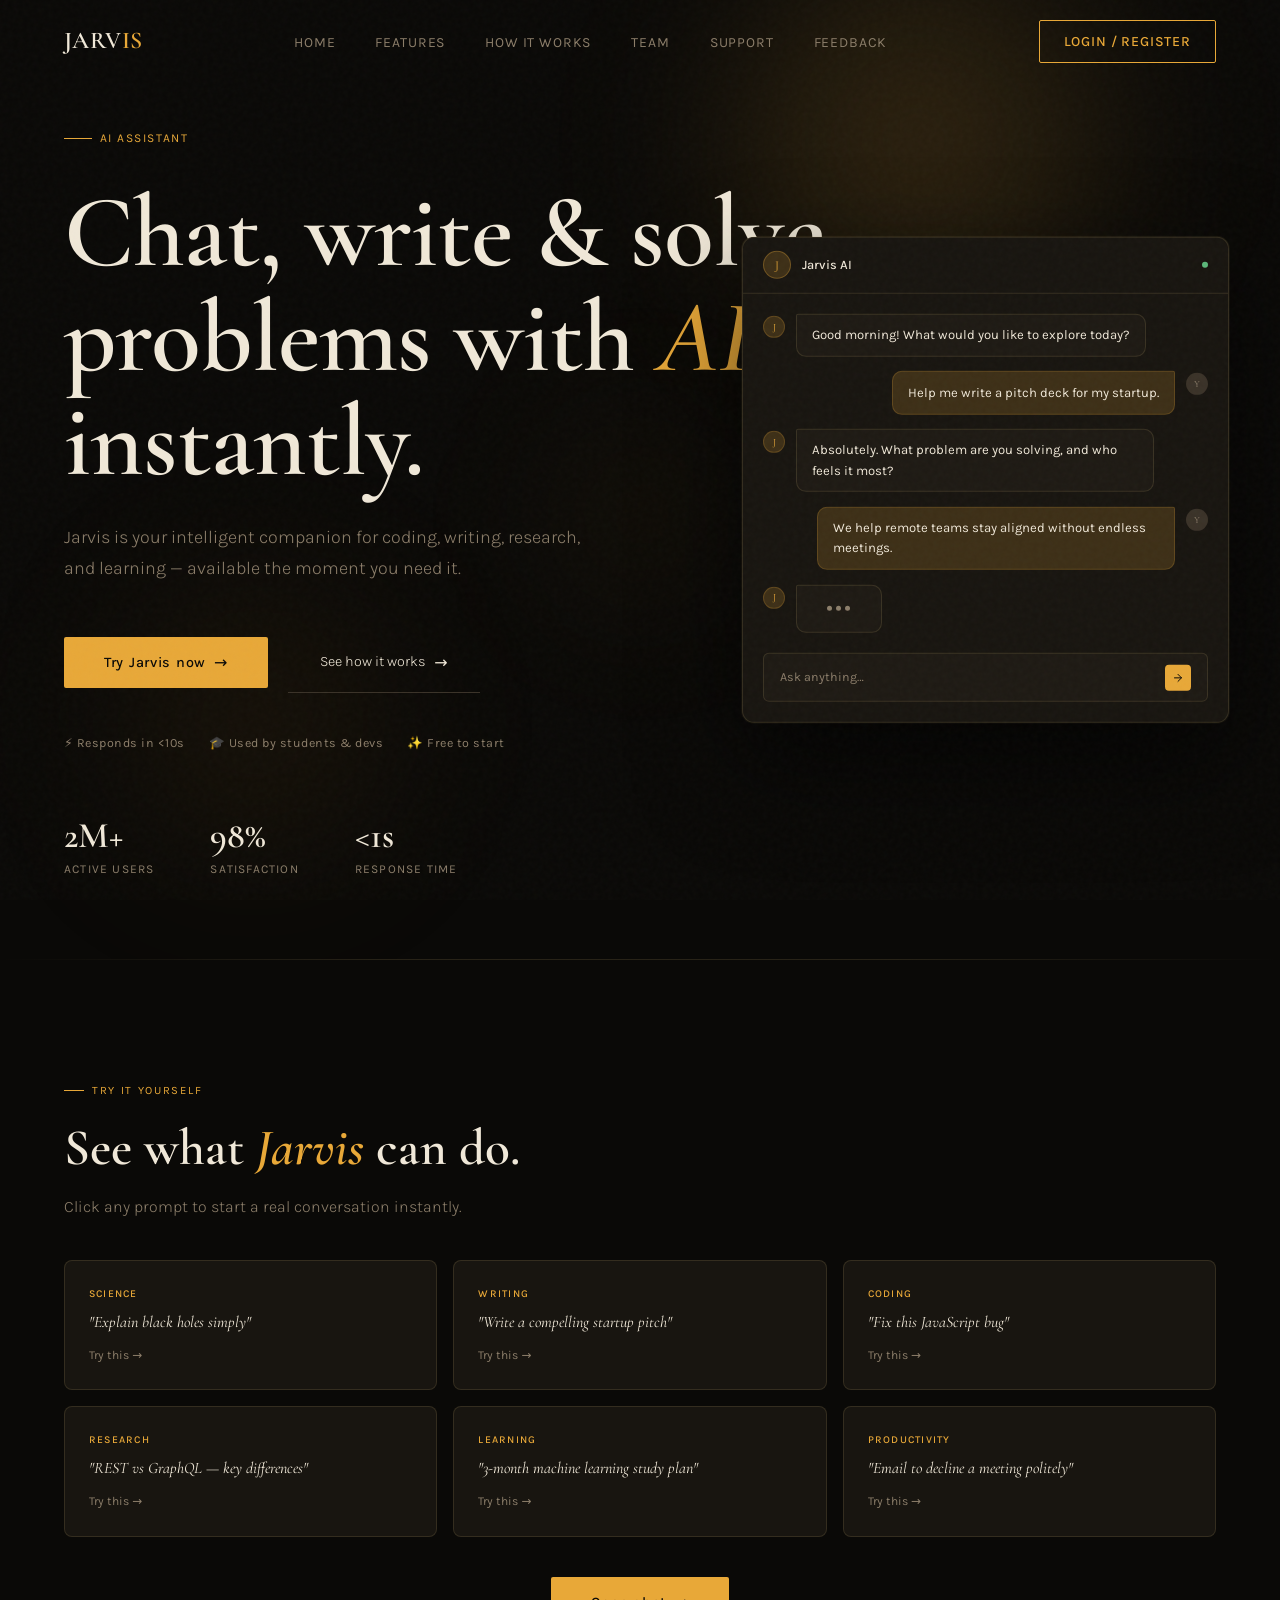
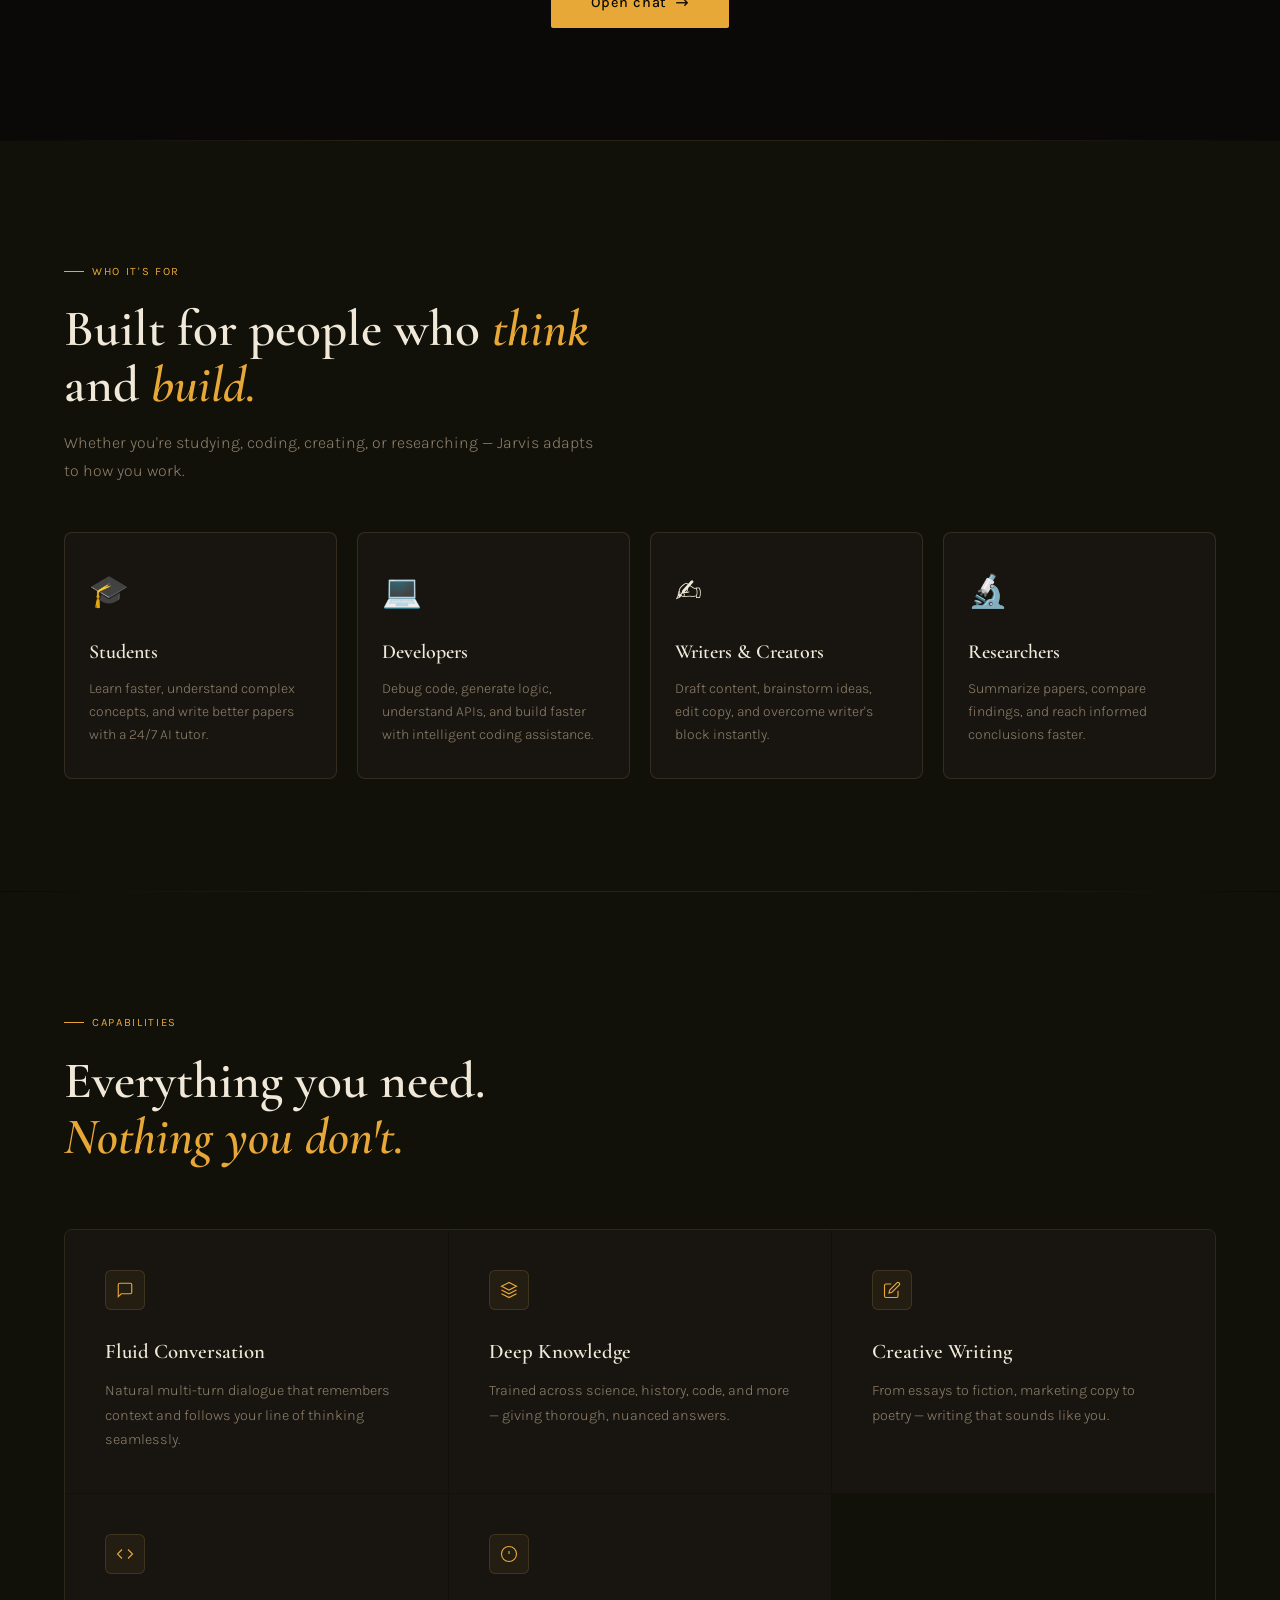
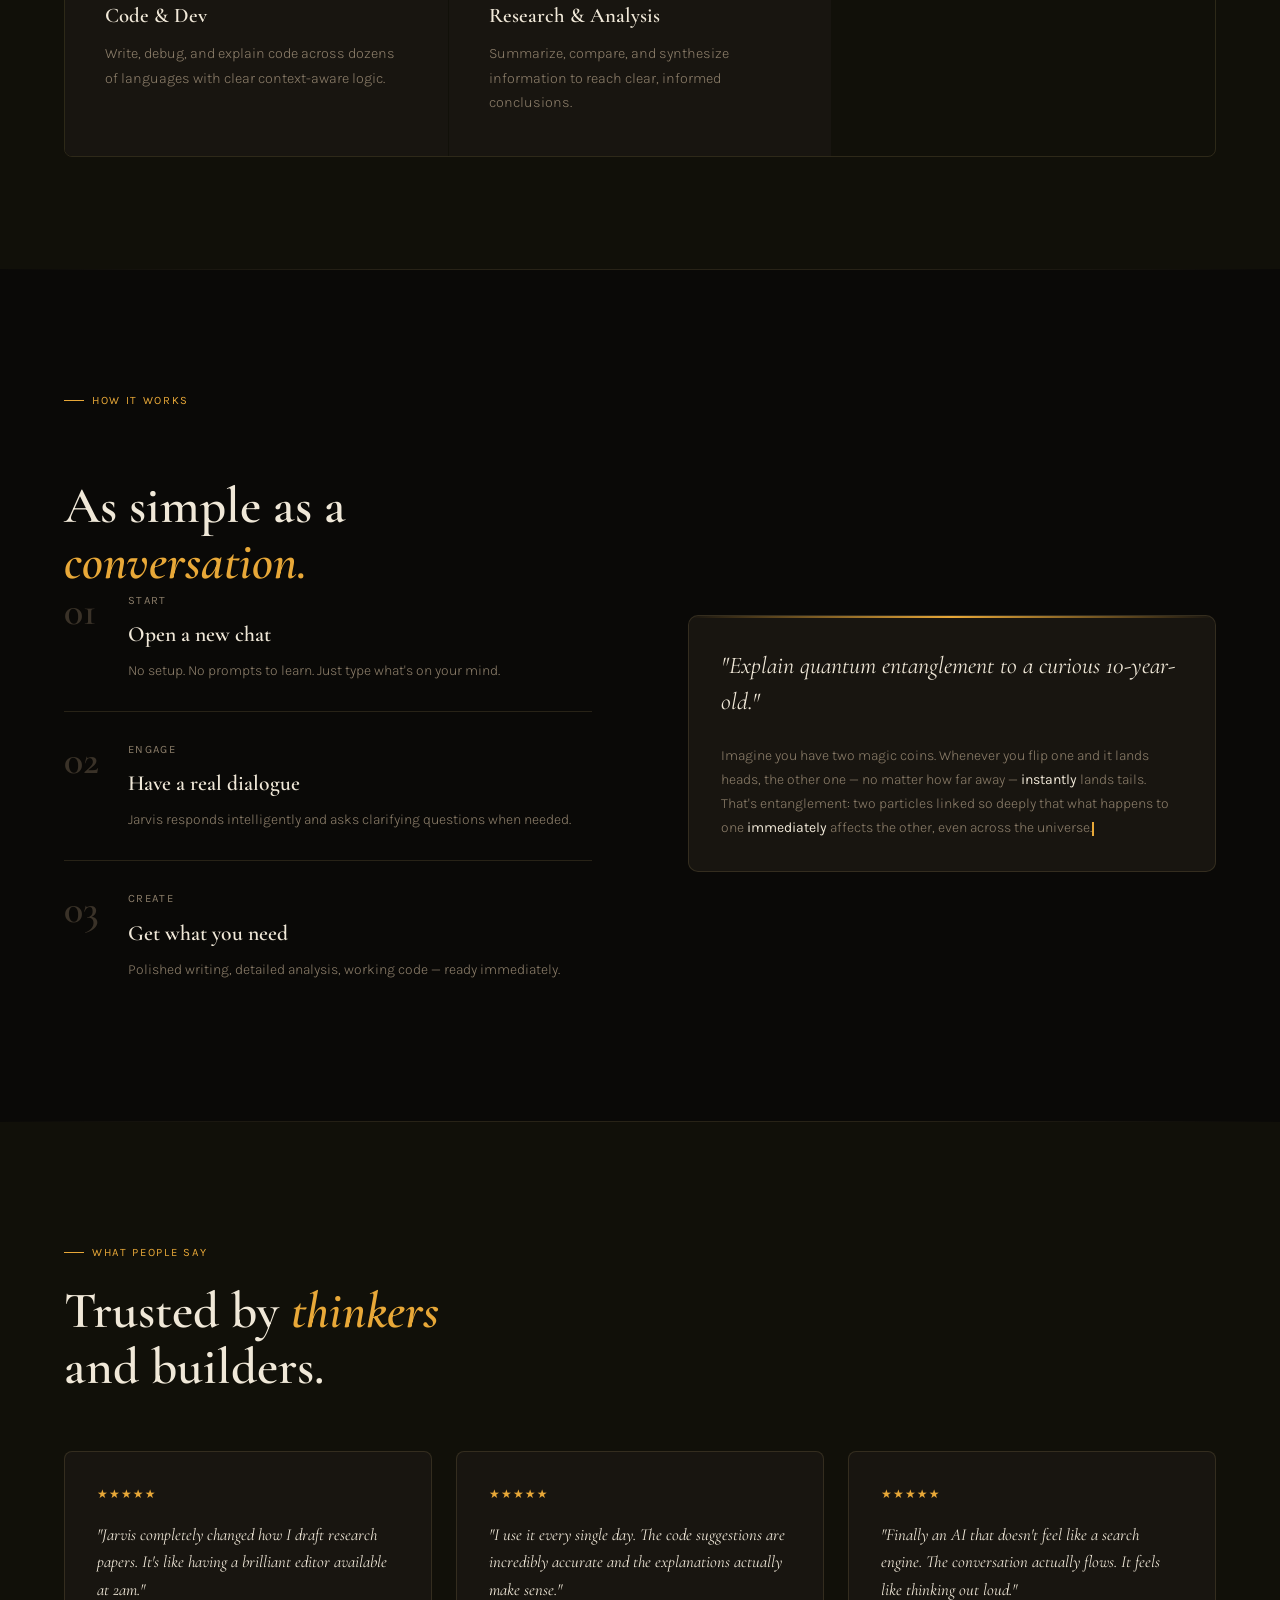
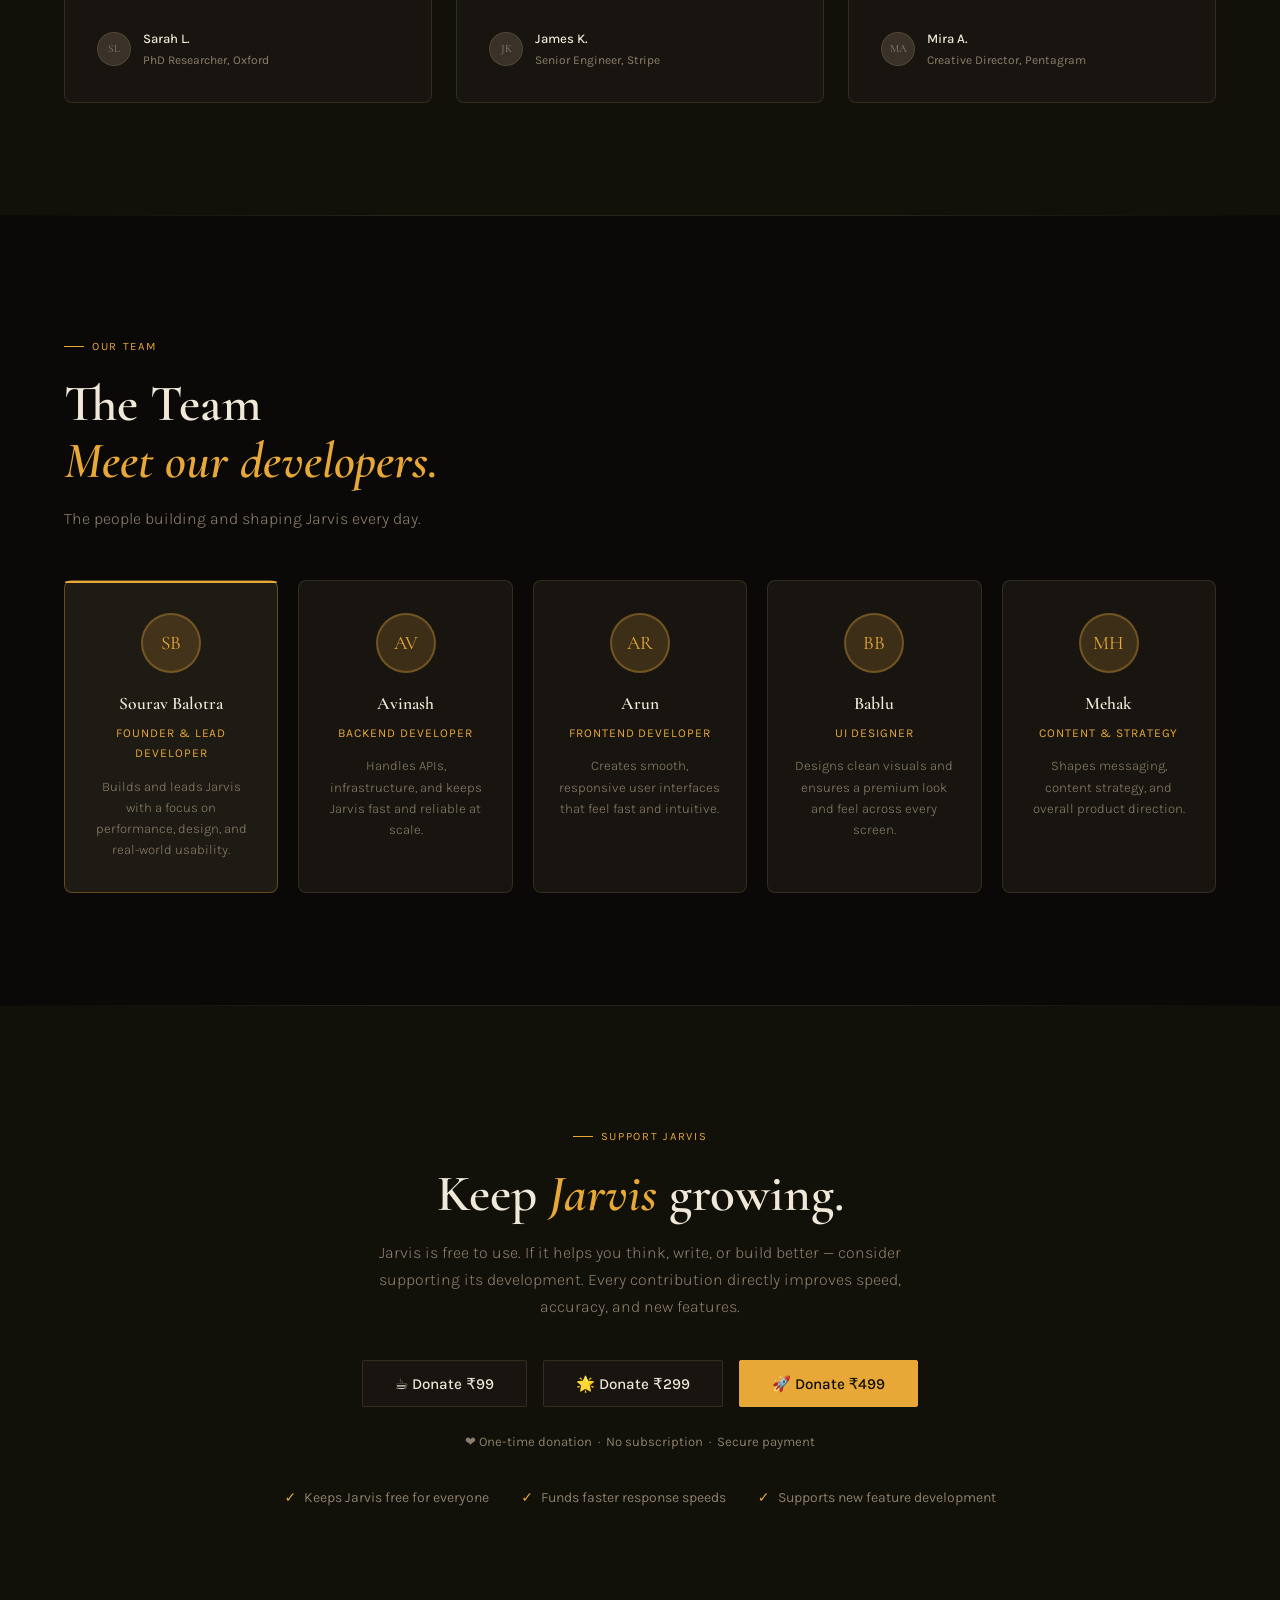
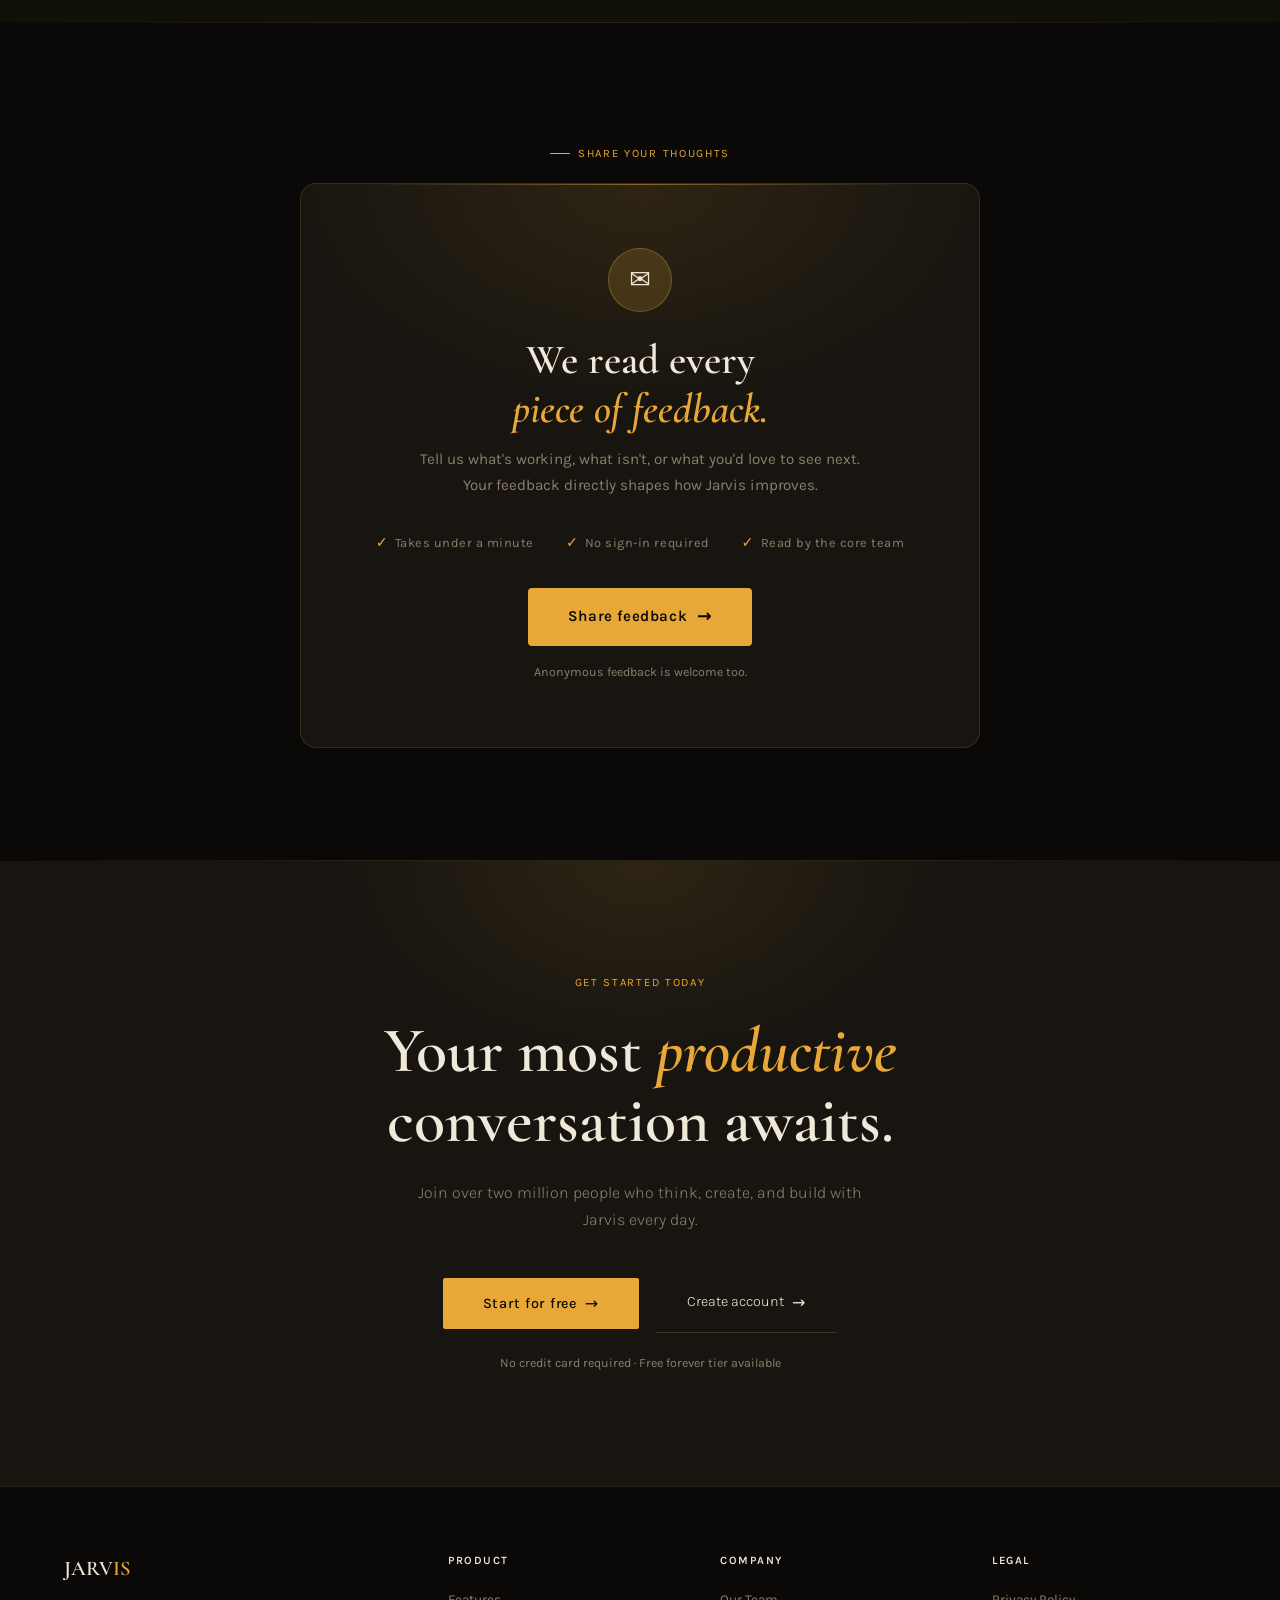
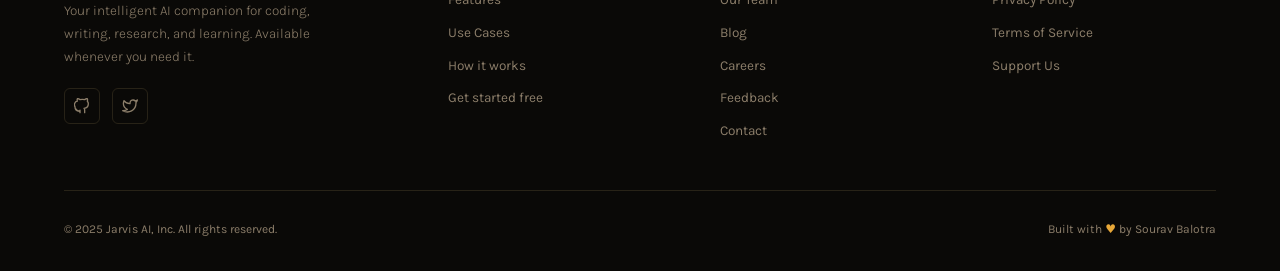
<file: templates/index.html>
<!DOCTYPE html>
<html lang="en">

<head>
    <meta charset="UTF-8">
    <meta name="viewport" content="width=device-width, initial-scale=1.0">
    <title>Jarvis — AI Assistant for Coding, Writing & Learning</title>
    <meta name="description" content="Chat, write, and solve problems with AI instantly. Jarvis is your intelligent companion for coding, writing, research, and learning.">
    <link rel="preconnect" href="https://fonts.googleapis.com">
    <link rel="preconnect" href="https://fonts.gstatic.com" crossorigin>
    <link href="https://fonts.googleapis.com/css2?family=Cormorant+Garamond:ital,wght@0,400;0,600;0,700;1,400;1,600&family=Karla:wght@300;400;500;600&family=Fira+Code:wght@400;500&display=swap" rel="stylesheet">
    <script src="https://checkout.razorpay.com/v1/checkout.js"></script>

    <style>
        *,
        *::before,
        *::after {
            box-sizing: border-box;
            margin: 0;
            padding: 0;
        }

        :root {
            --black:      #0a0907;
            --deep:       #111009;
            --surface:    #181510;
            --card:       #1e1a14;
            --border:     rgba(255, 220, 140, 0.12);
            --amber:      #e8a838;
            --amber-dim:  rgba(232, 168, 56, 0.18);
            --amber-glow: rgba(232, 168, 56, 0.06);
            --cream:      #f0e8d8;
            --muted:      #8c7e6a;
            --faint:      #3a3228;
            --serif:      'Cormorant Garamond', Georgia, serif;
            --sans:       'Karla', system-ui, sans-serif;
            --code:       'Fira Code', monospace;
            --success:    #5cb87a;
            --danger:     #dc5050;
        }

        html { scroll-behavior: smooth; }

        body {
            background:   var(--black);
            color:        var(--cream);
            font-family:  var(--sans);
            font-weight:  400;
            line-height:  1.7;
            overflow-x:   hidden;
        }

        /* ── Grain overlay ── */
        body::before {
            content: '';
            position: fixed;
            inset: 0;
            background-image: url("data:image/svg+xml,%3Csvg viewBox='0 0 200 200' xmlns='http://www.w3.org/2000/svg'%3E%3Cfilter id='n'%3E%3CfeTurbulence type='fractalNoise' baseFrequency='0.9' numOctaves='4' stitchTiles='stitch'/%3E%3C/filter%3E%3Crect width='100%25' height='100%25' filter='url(%23n)' opacity='1'/%3E%3C/svg%3E");
            opacity: 0.028;
            pointer-events: none;
            z-index: 999;
        }

        /* ── Skip link ── */
        .skip-to-content {
            position: absolute;
            top: -100%;
            left: 1rem;
            padding: .5rem 1rem;
            background: var(--amber);
            color: var(--black);
            font-weight: 600;
            border-radius: 2px;
            z-index: 9999;
            text-decoration: none;
            transition: top .2s;
        }
        .skip-to-content:focus { top: 1rem; }

        /* ══════════════════════════════════════
           NAV
        ══════════════════════════════════════ */
        nav {
            position: fixed;
            top: 0; left: 0; right: 0;
            z-index: 1000;
            padding: 1.25rem 4rem;
            display: flex;
            align-items: center;
            justify-content: space-between;
            border-bottom: 1px solid transparent;
            transition: border-color .4s, background .4s, backdrop-filter .4s;
        }
        nav.scrolled {
            border-color: var(--border);
            background: rgba(10, 9, 7, 0.82);
            backdrop-filter: blur(16px);
        }

        .logo {
            font-family: var(--serif);
            font-size: 1.5rem;
            font-weight: 600;
            letter-spacing: .02em;
            color: var(--cream);
            text-decoration: none;
        }
        .logo span { color: var(--amber); }

        .nav-links {
            display: flex;
            gap: 2.5rem;
            list-style: none;
        }
        .nav-links a {
            color: var(--muted);
            text-decoration: none;
            font-size: .875rem;
            letter-spacing: .06em;
            text-transform: uppercase;
            transition: color .25s;
        }
        .nav-links a:hover { color: var(--cream); }

        .nav-cta {
            padding: .55rem 1.5rem;
            border: 1px solid var(--amber);
            color: var(--amber);
            border-radius: 2px;
            font-family: var(--sans);
            font-size: .875rem;
            font-weight: 500;
            letter-spacing: .06em;
            text-transform: uppercase;
            cursor: pointer;
            background: transparent;
            transition: background .25s, color .25s;
            text-decoration: none;
        }
        .nav-cta:hover { background: var(--amber); color: var(--black); }

        /* ── Mobile menu toggle ── */
        .mobile-menu-toggle {
            display: none;
            flex-direction: column;
            gap: 5px;
            background: transparent;
            border: none;
            cursor: pointer;
            padding: .25rem;
            z-index: 1100;
        }
        .mobile-menu-toggle span {
            display: block;
            width: 24px;
            height: 2px;
            background: var(--cream);
            border-radius: 2px;
            transition: transform .3s, opacity .3s;
        }
        .mobile-menu-toggle.active span:nth-child(1) {
            transform: translateY(7px) rotate(45deg);
        }
        .mobile-menu-toggle.active span:nth-child(2) { opacity: 0; }
        .mobile-menu-toggle.active span:nth-child(3) {
            transform: translateY(-7px) rotate(-45deg);
        }

        /* ── Mobile menu overlay ── */
        .mobile-menu-overlay {
            display: none;
            position: fixed;
            inset: 0;
            background: rgba(0,0,0,.6);
            z-index: 1050;
            opacity: 0;
            transition: opacity .3s;
        }
        .mobile-menu-overlay.active {
            display: block;
            opacity: 1;
        }

        /* ── Mobile menu drawer ── */
        .mobile-menu {
            display: none;
            position: fixed;
            top: 0; right: 0;
            width: min(320px, 85vw);
            height: 100%;
            background: var(--surface);
            border-left: 1px solid var(--border);
            z-index: 1100;
            padding: 5rem 2rem 2rem;
            flex-direction: column;
            gap: .25rem;
            transform: translateX(100%);
            transition: transform .35s ease;
        }
        .mobile-menu.active {
            display: flex;
            transform: translateX(0);
        }
        .mobile-menu a {
            color: var(--cream);
            text-decoration: none;
            font-size: 1.1rem;
            font-family: var(--serif);
            padding: .75rem 0;
            border-bottom: 1px solid var(--border);
            transition: color .2s;
        }
        .mobile-menu a:last-child { border-bottom: none; }
        .mobile-menu a:hover { color: var(--amber); }

        /* ══════════════════════════════════════
           HERO
        ══════════════════════════════════════ */
        .hero {
            min-height: 100vh;
            display: flex;
            flex-direction: column;
            justify-content: center;
            padding: 8rem 4rem 5rem;
            position: relative;
            overflow: hidden;
        }

        .hero-bg {
            position: absolute;
            inset: 0;
            pointer-events: none;
        }

        .orb {
            position: absolute;
            border-radius: 50%;
            filter: blur(80px);
            animation: drift 12s ease-in-out infinite alternate;
        }
        .orb-1 {
            width: 520px; height: 520px;
            background: radial-gradient(circle, rgba(232,168,56,.22) 0%, transparent 70%);
            top: -120px; right: 8%;
            animation-duration: 14s;
        }
        .orb-2 {
            width: 380px; height: 380px;
            background: radial-gradient(circle, rgba(180,120,30,.12) 0%, transparent 70%);
            bottom: 5%; left: 5%;
            animation-duration: 18s;
            animation-delay: -6s;
        }
        .orb-3 {
            width: 260px; height: 260px;
            background: radial-gradient(circle, rgba(232,168,56,.08) 0%, transparent 70%);
            top: 40%; left: 40%;
            animation-duration: 10s;
            animation-delay: -3s;
        }
        @keyframes drift {
            0%   { transform: translate(0,0) scale(1); }
            50%  { transform: translate(30px,-20px) scale(1.04); }
            100% { transform: translate(-20px,30px) scale(.97); }
        }

        .hero-tag {
            display: inline-flex;
            align-items: center;
            gap: .5rem;
            font-size: .75rem;
            letter-spacing: .12em;
            text-transform: uppercase;
            color: var(--amber);
            margin-bottom: 2rem;
            opacity: 0;
            animation: fadeUp .8s ease .2s forwards;
        }
        .hero-tag::before {
            content: '';
            display: block;
            width: 28px; height: 1px;
            background: var(--amber);
        }

        .hero-headline {
            font-family: var(--serif);
            font-size: clamp(3.5rem, 8vw, 7.5rem);
            font-weight: 600;
            line-height: 1.02;
            letter-spacing: -.01em;
            max-width: 800px;
            opacity: 0;
            animation: fadeUp .9s ease .4s forwards;
        }
        .hero-headline em { font-style: italic; color: var(--amber); }

        .hero-sub {
            margin-top: 1.75rem;
            font-size: 1.125rem;
            color: var(--muted);
            max-width: 520px;
            font-weight: 300;
            line-height: 1.75;
            opacity: 0;
            animation: fadeUp .9s ease .6s forwards;
        }

        .hero-actions {
            margin-top: 3rem;
            display: flex;
            gap: 1.25rem;
            align-items: center;
            flex-wrap: wrap;
            opacity: 0;
            animation: fadeUp .9s ease .8s forwards;
        }

        .trust-strip {
            margin-top: 2.5rem;
            display: flex;
            gap: 1.5rem;
            flex-wrap: wrap;
            opacity: 0;
            animation: fadeUp .9s ease .9s forwards;
        }
        .trust-item {
            font-size: .78rem;
            color: var(--muted);
            letter-spacing: .04em;
            display: flex;
            align-items: center;
            gap: .35rem;
        }

        .hero-stats {
            margin-top: 4rem;
            display: flex;
            gap: 3.5rem;
            flex-wrap: wrap;
            opacity: 0;
            animation: fadeUp .9s ease 1s forwards;
        }
        .stat-val {
            font-family: var(--serif);
            font-size: 2.25rem;
            font-weight: 600;
            color: var(--cream);
            line-height: 1;
        }
        .stat-label {
            font-size: .75rem;
            letter-spacing: .1em;
            text-transform: uppercase;
            color: var(--muted);
            margin-top: .3rem;
        }

        .hero-mockup {
            position: absolute;
            right: 4%; top: 50%;
            transform: translateY(-50%);
            width: clamp(320px, 38vw, 500px);
            opacity: 0;
            animation: fadeLeft 1.1s ease .9s forwards;
        }
        @keyframes fadeUp {
            from { opacity:0; transform:translateY(24px); }
            to   { opacity:1; transform:translateY(0); }
        }
        @keyframes fadeLeft {
            from { opacity:0; transform:translateY(-48%) translateX(30px); }
            to   { opacity:1; transform:translateY(-50%) translateX(0); }
        }

        /* Chat window mockup */
        .chat-window {
            background: var(--surface);
            border: 1px solid var(--border);
            border-radius: 12px;
            overflow: hidden;
            box-shadow: 0 40px 100px rgba(0,0,0,.6),
                        0 0 0 1px rgba(255,220,140,.06);
        }
        .chat-header {
            padding: .85rem 1.25rem;
            border-bottom: 1px solid var(--border);
            display: flex;
            align-items: center;
            gap: .65rem;
        }
        .chat-avatar {
            width: 28px; height: 28px;
            border-radius: 50%;
            background: var(--amber-dim);
            border: 1px solid rgba(232,168,56,.3);
            display: flex;
            align-items: center;
            justify-content: center;
            font-family: var(--serif);
            font-size: .75rem;
            color: var(--amber);
        }
        .chat-name { font-size:.8rem; font-weight:500; color:var(--cream); }
        .chat-status {
            width: 6px; height: 6px;
            background: var(--success);
            border-radius: 50%;
            margin-left: auto;
            animation: pulse 2s ease infinite;
        }
        @keyframes pulse {
            0%,100% { opacity:1; }
            50%      { opacity:.4; }
        }
        .chat-body {
            padding: 1.25rem;
            display: flex;
            flex-direction: column;
            gap: .9rem;
        }
        .msg {
            display: flex;
            gap: .65rem;
            max-width: 88%;
        }
        .msg.user { align-self:flex-end; flex-direction:row-reverse; }
        .msg-bubble {
            padding: .65rem .95rem;
            border-radius: 10px;
            font-size: .82rem;
            line-height: 1.55;
        }
        .msg-bubble.ai {
            background: var(--card);
            border: 1px solid var(--border);
            color: var(--cream);
            border-top-left-radius: 2px;
        }
        .msg-bubble.user {
            background: var(--amber-dim);
            border: 1px solid rgba(232,168,56,.2);
            color: var(--cream);
            border-top-right-radius: 2px;
        }
        .msg-icon {
            width: 22px; height: 22px;
            flex-shrink: 0;
            border-radius: 50%;
            display: flex;
            align-items: center;
            justify-content: center;
            font-size: .6rem;
            font-family: var(--serif);
            margin-top: 2px;
        }
        .msg-icon.ai {
            background: var(--amber-dim);
            color: var(--amber);
            border: 1px solid rgba(232,168,56,.2);
        }
        .msg-icon.user { background:var(--faint); color:var(--muted); }

        .typing { display:flex; gap:4px; padding:.65rem .95rem; }
        .dot {
            width:5px; height:5px;
            border-radius:50%;
            background:var(--muted);
            animation:blink 1.3s ease infinite;
        }
        .dot:nth-child(2) { animation-delay:.2s; }
        .dot:nth-child(3) { animation-delay:.4s; }
        @keyframes blink {
            0%,80%,100% { opacity:.3; }
            40%          { opacity:1; }
        }

        .chat-input-mock {
            margin: 0 1.25rem 1.25rem;
            padding: .65rem 1rem;
            background: var(--card);
            border: 1px solid var(--border);
            border-radius: 6px;
            display: flex;
            align-items: center;
            gap: .75rem;
        }
        .input-text { flex:1; font-size:.78rem; color:var(--muted); font-family:var(--sans); }
        .send-btn-mock {
            width:26px; height:26px;
            border-radius:4px;
            background:var(--amber);
            display:flex;
            align-items:center;
            justify-content:center;
            flex-shrink: 0;
        }
        .send-btn-mock svg {
            width:12px; height:12px;
            fill:none; stroke:var(--black);
            stroke-width:2; stroke-linecap:round; stroke-linejoin:round;
        }

        /* ── Shared buttons ── */
        .btn-primary {
            display: inline-flex;
            align-items: center;
            gap: .5rem;
            padding: 1rem 2.5rem;
            background: var(--amber);
            color: var(--black);
            border: none;
            border-radius: 2px;
            font-family: var(--sans);
            font-size: .9rem;
            font-weight: 500;
            letter-spacing: .05em;
            cursor: pointer;
            transition: opacity .25s, transform .2s;
            text-decoration: none;
            white-space: nowrap;
        }
        .btn-primary:hover { opacity:.88; transform:translateY(-1px); }

        .btn-ghost {
            display: inline-flex;
            align-items: center;
            gap: .5rem;
            padding: 1rem 2rem;
            background: transparent;
            color: var(--cream);
            border: none;
            font-family: var(--sans);
            font-size: .9rem;
            font-weight: 300;
            cursor: pointer;
            text-decoration: none;
            transition: color .25s, border-color .25s;
            border-bottom: 1px solid var(--faint);
            white-space: nowrap;
        }
        .btn-ghost:hover { color:var(--amber); border-color:var(--amber); }

        .arrow { font-size:1rem; transition:transform .25s; }
        .btn-primary:hover .arrow,
        .btn-ghost:hover .arrow { transform:translateX(4px); }

        /* ══════════════════════════════════════
           DIVIDER
        ══════════════════════════════════════ */
        .divider-line {
            width: 100%; height: 1px;
            background: linear-gradient(90deg, transparent, var(--border) 30%, var(--border) 70%, transparent);
        }

        /* ══════════════════════════════════════
           SECTION BASE
        ══════════════════════════════════════ */
        section { padding: 7rem 4rem; }

        .section-tag {
            display: inline-flex;
            align-items: center;
            gap: .5rem;
            font-size: .7rem;
            letter-spacing: .15em;
            text-transform: uppercase;
            color: var(--amber);
            margin-bottom: 1.25rem;
        }
        .section-tag::before {
            content: '';
            width: 20px; height: 1px;
            background: var(--amber);
        }

        .section-title {
            font-family: var(--serif);
            font-size: clamp(2.2rem, 4vw, 3.5rem);
            font-weight: 600;
            line-height: 1.1;
            max-width: 600px;
        }
        .section-title em { font-style:italic; color:var(--amber); }

        .section-subtitle {
            margin-top: 1rem;
            font-size: 1rem;
            color: var(--muted);
            font-weight: 300;
            max-width: 540px;
            line-height: 1.7;
        }

        /* ══════════════════════════════════════
           TRY SECTION
        ══════════════════════════════════════ */
        .try-section { background: var(--black); }

        .prompt-grid {
            display: grid;
            grid-template-columns: repeat(3, 1fr);
            gap: 1rem;
            margin-top: 2.5rem;
        }
        .prompt-card {
            background: var(--surface);
            border: 1px solid var(--border);
            border-radius: 8px;
            padding: 1.5rem;
            cursor: pointer;
            transition: border-color .25s, transform .25s, background .25s;
            display: flex;
            flex-direction: column;
            gap: .5rem;
        }
        .prompt-card:hover,
        .prompt-card:focus {
            border-color: rgba(232,168,56,.4);
            background: var(--card);
            transform: translateY(-3px);
            outline: none;
        }
        .prompt-category {
            font-size: .65rem;
            letter-spacing: .12em;
            text-transform: uppercase;
            color: var(--amber);
            font-weight: 500;
        }
        .prompt-text {
            font-family: var(--serif);
            font-size: 1rem;
            color: var(--cream);
            font-style: italic;
            line-height: 1.4;
        }
        .prompt-arrow {
            font-size: .75rem;
            color: var(--muted);
            margin-top: .25rem;
            transition: color .2s;
        }
        .prompt-card:hover .prompt-arrow { color: var(--amber); }

        .try-cta {
            margin-top: 2.5rem;
            display: flex;
            justify-content: center;
        }

        /* ══════════════════════════════════════
           USE CASES
        ══════════════════════════════════════ */
        .use-cases { background: var(--deep); }

        .use-grid {
            display: grid;
            grid-template-columns: repeat(4, 1fr);
            gap: 1.25rem;
            margin-top: 3rem;
        }
        .use-card {
            background: var(--surface);
            border: 1px solid var(--border);
            border-radius: 8px;
            padding: 2rem 1.5rem;
            transition: border-color .3s, transform .3s;
        }
        .use-card:hover {
            border-color: rgba(232,168,56,.3);
            transform: translateY(-3px);
        }
        .use-emoji { display:block; font-size:2rem; margin-bottom:1rem; }
        .use-title {
            font-family: var(--serif);
            font-size: 1.25rem;
            font-weight: 600;
            color: var(--cream);
            margin-bottom: .5rem;
        }
        .use-desc {
            font-size: .875rem;
            color: var(--muted);
            font-weight: 300;
            line-height: 1.65;
        }

        /* ══════════════════════════════════════
           FEATURES
        ══════════════════════════════════════ */
        .features { background: var(--deep); }

        .features-grid {
            display: grid;
            grid-template-columns: repeat(3, 1fr);
            gap: 1px;
            margin-top: 4rem;
            border: 1px solid var(--border);
            border-radius: 8px;
            overflow: hidden;
        }
        .feat-card {
            padding: 2.5rem;
            background: var(--surface);
            transition: background .3s;
        }
        .feat-card:hover { background: var(--card); }
        .feat-icon {
            width: 40px; height: 40px;
            border: 1px solid var(--border);
            border-radius: 6px;
            display: flex;
            align-items: center;
            justify-content: center;
            margin-bottom: 1.5rem;
            background: var(--amber-glow);
        }
        .feat-icon svg {
            width: 18px; height: 18px;
            stroke: var(--amber);
            fill: none;
            stroke-width: 1.5;
        }
        .feat-title {
            font-family: var(--serif);
            font-size: 1.3rem;
            font-weight: 600;
            margin-bottom: .6rem;
            color: var(--cream);
        }
        .feat-desc {
            font-size: .9rem;
            color: var(--muted);
            line-height: 1.7;
            font-weight: 300;
        }

        /* ══════════════════════════════════════
           HOW IT WORKS
        ══════════════════════════════════════ */
        .how-section { background: var(--black); }

        .how-grid {
            display: grid;
            grid-template-columns: 1fr 1fr;
            gap: 6rem;
            align-items: center;
            margin-top: 3rem;
        }
        .steps { display:flex; flex-direction:column; }
        .step {
            display: flex;
            gap: 1.5rem;
            padding: 1.75rem 0;
            border-bottom: 1px solid var(--border);
        }
        .step:first-child  { padding-top: 0; }
        .step:last-child   { border-bottom: none; }
        .step-num-how {
            font-family: var(--serif);
            font-size: 2.5rem;
            font-weight: 600;
            color: var(--faint);
            line-height: 1;
            flex-shrink: 0;
            width: 2.5rem;
        }
        .step-label {
            font-size: .7rem;
            letter-spacing: .12em;
            text-transform: uppercase;
            color: var(--muted);
            margin-bottom: .4rem;
        }
        .step-heading {
            font-family: var(--serif);
            font-size: 1.35rem;
            font-weight: 600;
            color: var(--cream);
            margin-bottom: .4rem;
        }
        .step-text { font-size:.875rem; color:var(--muted); font-weight:300; }

        .how-card {
            background: var(--surface);
            border: 1px solid var(--border);
            border-radius: 10px;
            padding: 2rem;
            position: relative;
            overflow: hidden;
        }
        .how-card::before {
            content:'';
            position:absolute;
            top:0; left:0; right:0;
            height:2px;
            background: linear-gradient(90deg, transparent, var(--amber), transparent);
        }
        .how-quote {
            font-family: var(--serif);
            font-size: 1.5rem;
            font-style: italic;
            font-weight: 400;
            line-height: 1.5;
            color: var(--cream);
            margin-bottom: 1.5rem;
        }
        .how-response {
            font-size: .875rem;
            color: var(--muted);
            font-weight: 300;
            line-height: 1.7;
        }
        .how-response strong { color:var(--cream); font-weight:400; }
        .cursor-blink {
            display: inline-block;
            width: 2px; height: 1em;
            background: var(--amber);
            vertical-align: text-bottom;
            animation: blink-cursor .9s step-end infinite;
        }
        @keyframes blink-cursor {
            0%,100% { opacity:1; }
            50%      { opacity:0; }
        }

        /* ══════════════════════════════════════
           TESTIMONIALS
        ══════════════════════════════════════ */
        .testimonials { background: var(--deep); }

        .t-grid {
            display: grid;
            grid-template-columns: repeat(3, 1fr);
            gap: 1.5rem;
            margin-top: 3.5rem;
        }
        .t-card {
            background: var(--surface);
            border: 1px solid var(--border);
            border-radius: 8px;
            padding: 2rem;
            transition: border-color .3s, transform .3s;
        }
        .t-card:hover {
            border-color: rgba(232,168,56,.3);
            transform: translateY(-3px);
        }
        .stars { color: var(--amber); font-size:.75rem; letter-spacing:.1em; margin-bottom:1rem; }
        .t-quote {
            font-family: var(--serif);
            font-size: 1.05rem;
            font-weight: 400;
            font-style: italic;
            color: var(--cream);
            line-height: 1.65;
            margin-bottom: 1.5rem;
        }
        .t-author { display:flex; align-items:center; gap:.75rem; }
        .t-avatar {
            width:34px; height:34px;
            border-radius:50%;
            background:var(--faint);
            border:1px solid var(--border);
            display:flex; align-items:center; justify-content:center;
            font-size:.7rem; font-family:var(--serif); color:var(--muted);
            flex-shrink: 0;
        }
        .t-name  { font-size:.82rem; font-weight:500; color:var(--cream); }
        .t-role  { font-size:.75rem; color:var(--muted); }

        /* ══════════════════════════════════════
           TEAM
        ══════════════════════════════════════ */
        .team-section { background: var(--black); }

        .team-grid {
            display: grid;
            grid-template-columns: repeat(5, 1fr);
            gap: 1.25rem;
            margin-top: 3rem;
        }
        .team-card {
            background: var(--surface);
            border: 1px solid var(--border);
            border-radius: 8px;
            padding: 2rem 1.5rem;
            text-align: center;
            transition: border-color .3s, transform .3s;
        }
        .team-card:hover {
            border-color: rgba(232,168,56,.3);
            transform: translateY(-3px);
        }
        .team-card.lead {
            border-color: rgba(232,168,56,.35);
            background: var(--card);
            position: relative;
        }
        .team-card.lead::before {
            content:'';
            position:absolute;
            top:0; left:0; right:0;
            height:2px;
            background:var(--amber);
            border-radius:8px 8px 0 0;
        }
        .team-avatar {
            width: 60px; height: 60px;
            border-radius: 50%;
            background: var(--amber-dim);
            border: 2px solid rgba(232,168,56,.3);
            display: flex; align-items: center; justify-content: center;
            font-family: var(--serif); font-size: 1.2rem; color: var(--amber);
            margin: 0 auto 1rem;
        }
        .team-name {
            font-family: var(--serif);
            font-size: 1.1rem;
            font-weight: 600;
            color: var(--cream);
            margin-bottom: .25rem;
        }
        .team-role {
            font-size: .75rem;
            letter-spacing: .08em;
            text-transform: uppercase;
            color: var(--amber);
            margin-bottom: .75rem;
        }
        .team-bio {
            font-size: .825rem;
            color: var(--muted);
            font-weight: 300;
            line-height: 1.6;
        }

        /* ══════════════════════════════════════
           SUPPORT / DONATE
        ══════════════════════════════════════ */
        .support-section { background: var(--deep); text-align: center; }
        .support-section .section-title,
        .support-section .section-subtitle {
            margin-left: auto;
            margin-right: auto;
            text-align: center;
        }

        .support-buttons {
            display: flex;
            gap: 1rem;
            justify-content: center;
            flex-wrap: wrap;
            margin-top: 2.5rem;
        }
        .donate-btn {
            padding: .85rem 2rem;
            background: var(--surface);
            border: 1px solid var(--border);
            border-radius: 2px;
            color: var(--cream);
            font-family: var(--sans);
            font-size: .95rem;
            font-weight: 500;
            cursor: pointer;
            transition: border-color .25s, background .25s, transform .2s;
        }
        .donate-btn:hover {
            border-color: var(--amber);
            background: var(--amber-dim);
            transform: translateY(-2px);
        }
        .donate-btn:disabled {
            opacity: .6;
            cursor: not-allowed;
            transform: none;
        }
        .donate-btn.featured {
            background: var(--amber);
            color: var(--black);
            border-color: var(--amber);
        }
        .donate-btn.featured:hover { opacity:.88; }

        .support-note {
            margin-top: 1.5rem;
            font-size: .82rem;
            color: var(--muted);
        }
        .support-perks {
            display: flex;
            gap: 2rem;
            justify-content: center;
            flex-wrap: wrap;
            margin-top: 2rem;
        }
        .perk-item {
            display: flex;
            align-items: center;
            gap: .5rem;
            font-size: .875rem;
            color: var(--muted);
        }
        .perk-icon { color: var(--amber); font-weight: 600; }

        /* ══════════════════════════════════════
           FINAL CTA
        ══════════════════════════════════════ */
        .final-cta {
            text-align: center;
            background: var(--surface);
            position: relative;
            overflow: hidden;
        }
        .final-cta::before {
            content:'';
            position:absolute;
            top:-200px; left:50%;
            transform:translateX(-50%);
            width:600px; height:400px;
            background:radial-gradient(ellipse, rgba(232,168,56,.1) 0%, transparent 70%);
            pointer-events:none;
        }
        .cta-label {
            font-size: .7rem;
            letter-spacing: .15em;
            text-transform: uppercase;
            color: var(--amber);
            margin-bottom: 1.5rem;
        }
        .cta-headline {
            font-family: var(--serif);
            font-size: clamp(2.5rem, 5vw, 4.5rem);
            font-weight: 600;
            line-height: 1.08;
            max-width: 720px;
            margin: 0 auto 1.5rem;
        }
        .cta-headline em { font-style:italic; color:var(--amber); }
        .cta-sub {
            font-size: 1rem;
            color: var(--muted);
            font-weight: 300;
            margin-bottom: 2.5rem;
            max-width: 460px;
            margin-left: auto;
            margin-right: auto;
        }
        .cta-actions {
            display: flex;
            gap: 1rem;
            justify-content: center;
            align-items: center;
            flex-wrap: wrap;
        }
        .cta-note { margin-top:1.25rem; font-size:.78rem; color:var(--muted); }

        /* ══════════════════════════════════════
           CHAT MODAL
        ══════════════════════════════════════ */
        .chat-modal-overlay {
            position: fixed;
            inset: 0;
            background: rgba(0,0,0,.7);
            z-index: 2000;
            display: flex;
            align-items: flex-end;
            justify-content: flex-end;
            padding: 1.5rem;
            opacity: 0;
            pointer-events: none;
            transition: opacity .3s;
        }
        .chat-modal-overlay.active {
            opacity: 1;
            pointer-events: all;
        }
        .chat-modal {
            width: 100%;
            max-width: 440px;
            height: min(620px, 85vh);
            background: var(--surface);
            border: 1px solid var(--border);
            border-radius: 12px;
            display: flex;
            flex-direction: column;
            overflow: hidden;
            box-shadow: 0 30px 80px rgba(0,0,0,.6);
            transform: translateY(30px) scale(.97);
            transition: transform .35s ease;
        }
        .chat-modal-overlay.active .chat-modal {
            transform: translateY(0) scale(1);
        }
        .chat-modal-header {
            padding: 1rem 1.25rem;
            border-bottom: 1px solid var(--border);
            display: flex;
            align-items: center;
            justify-content: space-between;
            flex-shrink: 0;
        }
        .chat-modal-header-left {
            display: flex;
            align-items: center;
            gap: .75rem;
        }
        .chat-modal-avatar {
            width: 36px; height: 36px;
            border-radius: 50%;
            background: var(--amber-dim);
            border: 1px solid rgba(232,168,56,.3);
            display: flex; align-items: center; justify-content: center;
            font-family: var(--serif); font-size: .9rem; color: var(--amber);
            flex-shrink: 0;
        }
        .chat-modal-title { font-size:.9rem; font-weight:600; color:var(--cream); }
        .chat-modal-subtitle { font-size:.72rem; color:var(--success); margin-top:.1rem; }
        .chat-modal-close {
            background: transparent;
            border: none;
            color: var(--muted);
            font-size: 1rem;
            cursor: pointer;
            padding: .25rem .5rem;
            border-radius: 4px;
            transition: color .2s, background .2s;
            line-height: 1;
        }
        .chat-modal-close:hover { color:var(--cream); background:var(--faint); }

        .chat-modal-messages {
            flex: 1;
            overflow-y: auto;
            padding: 1.25rem;
            display: flex;
            flex-direction: column;
            gap: .9rem;
            scroll-behavior: smooth;
        }
        .chat-modal-messages::-webkit-scrollbar { width:4px; }
        .chat-modal-messages::-webkit-scrollbar-track { background:transparent; }
        .chat-modal-messages::-webkit-scrollbar-thumb { background:var(--faint); border-radius:2px; }

        .chat-starter { text-align:center; padding:1rem 0; }
        .chat-starter h3 {
            font-family:var(--serif);
            font-size:1.4rem;
            color:var(--cream);
            margin-bottom:.5rem;
        }
        .chat-starter p { font-size:.85rem; color:var(--muted); margin-bottom:1.25rem; }
        .starter-prompts { display:flex; flex-direction:column; gap:.5rem; }
        .starter-btn {
            padding: .6rem 1rem;
            background: var(--card);
            border: 1px solid var(--border);
            border-radius: 6px;
            color: var(--cream);
            font-family: var(--sans);
            font-size: .82rem;
            text-align: left;
            cursor: pointer;
            transition: border-color .2s, background .2s;
        }
        .starter-btn:hover { border-color:rgba(232,168,56,.4); background:var(--amber-glow); }

        .chat-msg {
            display: flex;
            gap: .65rem;
            align-items: flex-start;
        }
        .chat-msg.user-msg { flex-direction: row-reverse; }
        .chat-msg-avatar {
            width: 28px; height: 28px;
            border-radius: 50%;
            display: flex; align-items: center; justify-content: center;
            font-family: var(--serif); font-size: .75rem;
            flex-shrink: 0; margin-top: 2px;
        }
        .ai-avatar {
            background: var(--amber-dim);
            color: var(--amber);
            border: 1px solid rgba(232,168,56,.25);
        }
        .user-avatar { background:var(--faint); color:var(--muted); }
        .chat-msg-bubble {
            padding: .65rem .95rem;
            border-radius: 10px;
            font-size: .85rem;
            line-height: 1.6;
            max-width: calc(100% - 44px);
            word-break: break-word;
        }
        .ai-bubble {
            background: var(--card);
            border: 1px solid var(--border);
            color: var(--cream);
            border-top-left-radius: 2px;
        }
        .user-bubble {
            background: var(--amber-dim);
            border: 1px solid rgba(232,168,56,.2);
            color: var(--cream);
            border-top-right-radius: 2px;
        }
        .typing-indicator { display:flex; gap:4px; padding:2px 0; }

        .chat-modal-input-area {
            padding: .75rem 1rem;
            border-top: 1px solid var(--border);
            display: flex;
            gap: .65rem;
            align-items: flex-end;
            flex-shrink: 0;
        }
        .chat-modal-input {
            flex: 1;
            background: var(--card);
            border: 1px solid var(--border);
            border-radius: 6px;
            padding: .6rem .85rem;
            color: var(--cream);
            font-family: var(--sans);
            font-size: .875rem;
            resize: none;
            line-height: 1.5;
            max-height: 120px;
            transition: border-color .2s;
            outline: none;
        }
        .chat-modal-input::placeholder { color: var(--muted); }
        .chat-modal-input:focus { border-color: rgba(232,168,56,.4); }
        .chat-modal-send {
            width: 38px; height: 38px;
            border-radius: 6px;
            background: var(--amber);
            border: none;
            cursor: pointer;
            display: flex; align-items: center; justify-content: center;
            transition: opacity .2s;
            flex-shrink: 0;
        }
        .chat-modal-send:hover { opacity:.85; }
        .chat-modal-send:disabled { opacity:.4; cursor:not-allowed; }
        .chat-modal-send svg {
            width: 16px; height: 16px;
            fill: none; stroke: var(--black);
            stroke-width: 2; stroke-linecap: round; stroke-linejoin: round;
        }

        /* ══════════════════════════════════════
           PAYMENT POPUP
        ══════════════════════════════════════ */
        .payment-popup-overlay {
            position: fixed;
            inset: 0;
            background: rgba(0, 0, 0, 0.75);
            z-index: 3000;
            display: flex;
            align-items: center;
            justify-content: center;
            padding: 1.5rem;
            opacity: 0;
            pointer-events: none;
            transition: opacity .35s ease;
        }
        .payment-popup-overlay.active {
            opacity: 1;
            pointer-events: all;
        }
        .payment-popup {
            background: var(--surface);
            border: 1px solid var(--border);
            border-radius: 16px;
            padding: 2.5rem 2rem;
            max-width: 400px;
            width: 100%;
            text-align: center;
            position: relative;
            transform: scale(.92) translateY(20px);
            transition: transform .35s ease;
            box-shadow: 0 40px 100px rgba(0, 0, 0, .6);
            overflow: hidden;
        }
        .payment-popup-overlay.active .payment-popup {
            transform: scale(1) translateY(0);
        }
        .payment-popup-icon {
            width: 72px;
            height: 72px;
            border-radius: 50%;
            display: flex;
            align-items: center;
            justify-content: center;
            font-size: 2rem;
            margin: 0 auto 1.5rem;
            animation: popIn .4s ease .1s both;
        }
        .payment-popup-icon.success {
            background: rgba(92, 184, 122, 0.15);
            border: 2px solid rgba(92, 184, 122, 0.4);
            color: var(--success);
        }
        .payment-popup-icon.failed {
            background: rgba(220, 80, 80, 0.15);
            border: 2px solid rgba(220, 80, 80, 0.4);
            color: var(--danger);
        }
        .payment-popup-icon.processing {
            background: var(--amber-dim);
            border: 2px solid rgba(232, 168, 56, 0.4);
            color: var(--amber);
        }
        @keyframes popIn {
            from { transform: scale(0.5); opacity: 0; }
            to   { transform: scale(1);   opacity: 1; }
        }
        .payment-popup-icon svg {
            width: 36px; height: 36px;
            stroke-width: 2.5;
            stroke-linecap: round;
            stroke-linejoin: round;
            fill: none;
            stroke: currentColor;
        }
        .payment-popup-icon.success svg path {
            stroke-dasharray: 50;
            stroke-dashoffset: 50;
            animation: drawCheck .5s ease .3s forwards;
        }
        .payment-popup-icon.failed svg path {
            stroke-dasharray: 30;
            stroke-dashoffset: 30;
            animation: drawCheck .4s ease .3s forwards;
        }
        @keyframes drawCheck { to { stroke-dashoffset: 0; } }

        .payment-popup-title {
            font-family: var(--serif);
            font-size: 1.6rem;
            font-weight: 600;
            color: var(--cream);
            margin-bottom: .6rem;
            line-height: 1.2;
        }
        .payment-popup-message {
            font-size: .9rem;
            color: var(--muted);
            font-weight: 300;
            line-height: 1.65;
            margin-bottom: 1.25rem;
        }
        .payment-popup-details {
            background: var(--card);
            border: 1px solid var(--border);
            border-radius: 8px;
            padding: .85rem 1rem;
            margin-bottom: 1.75rem;
            font-size: .8rem;
            color: var(--muted);
            line-height: 1.8;
            text-align: left;
            display: none;
        }
        .payment-popup-details.visible { display: block; }
        .payment-popup-details strong {
            color: var(--cream);
            font-weight: 500;
        }
        .payment-popup-btn {
            display: inline-block;
            width: 100%;
            padding: .9rem;
            border-radius: 4px;
            font-family: var(--sans);
            font-size: .9rem;
            font-weight: 500;
            letter-spacing: .05em;
            cursor: pointer;
            border: none;
            transition: opacity .2s, transform .2s;
        }
        .payment-popup-btn.success {
            background: var(--success);
            color: #fff;
        }
        .payment-popup-btn.failed {
            background: var(--surface);
            color: var(--cream);
            border: 1px solid var(--border);
        }
        .payment-popup-btn:hover {
            opacity: .88;
            transform: translateY(-1px);
        }
        .confetti-wrap {
            position: absolute;
            inset: 0;
            pointer-events: none;
            overflow: hidden;
            border-radius: 16px;
        }
        .confetti-particle {
            position: absolute;
            top: -10px;
            width: 8px; height: 8px;
            border-radius: 2px;
            animation: confettiFall linear forwards;
        }
        @keyframes confettiFall {
            0%   { transform: translateY(0)    rotate(0deg);   opacity: 1; }
            100% { transform: translateY(400px) rotate(720deg); opacity: 0; }
        }

        /* ══════════════════════════════════════
           STICKY CTA
        ══════════════════════════════════════ */
        .sticky-cta {
            position: fixed;
            bottom: 2rem; right: 2rem;
            z-index: 1500;
            opacity: 0;
            transform: translateY(12px);
            pointer-events: none;
            transition: opacity .3s, transform .3s;
        }
        .sticky-cta.visible {
            opacity: 1;
            transform: translateY(0);
            pointer-events: all;
        }
        .sticky-cta-btn {
            display: flex;
            align-items: center;
            gap: .6rem;
            padding: .75rem 1.4rem;
            background: var(--amber);
            color: var(--black);
            border: none;
            border-radius: 50px;
            font-family: var(--sans);
            font-size: .875rem;
            font-weight: 600;
            cursor: pointer;
            box-shadow: 0 8px 24px rgba(232,168,56,.35);
            transition: opacity .25s, transform .2s;
        }
        .sticky-cta-btn:hover { opacity:.9; transform:translateY(-2px); }
        .sticky-cta-btn svg {
            width: 18px; height: 18px;
            fill: none; stroke: var(--black);
            stroke-width: 2; stroke-linecap: round; stroke-linejoin: round;
        }

        /* ══════════════════════════════════════
           FOOTER
        ══════════════════════════════════════ */
        footer {
            background: var(--black);
            border-top: 1px solid var(--border);
            padding: 4rem 4rem 2rem;
        }
        .footer-inner {
            display: grid;
            grid-template-columns: 1.5fr repeat(3, 1fr);
            gap: 3rem;
            margin-bottom: 3rem;
        }
        .footer-logo {
            font-family: var(--serif);
            font-size: 1.3rem;
            font-weight: 600;
            color: var(--cream);
            margin-bottom: .75rem;
        }
        .footer-logo span { color: var(--amber); }
        .footer-desc {
            font-size: .85rem;
            color: var(--muted);
            font-weight: 300;
            line-height: 1.7;
            max-width: 280px;
            margin-bottom: 1.25rem;
        }
        .footer-social { display: flex; gap: .75rem; }
        .footer-social-link {
            width: 36px; height: 36px;
            border: 1px solid var(--border);
            border-radius: 6px;
            display: flex; align-items: center; justify-content: center;
            transition: border-color .2s, background .2s;
            color: var(--muted);
        }
        .footer-social-link:hover {
            border-color: var(--amber);
            background: var(--amber-glow);
            color: var(--amber);
        }
        .footer-social-link svg {
            width: 16px; height: 16px;
            fill: none; stroke: currentColor;
            stroke-width: 2; stroke-linecap: round; stroke-linejoin: round;
        }
        .footer-col { display:flex; flex-direction:column; gap:.6rem; }
        .footer-col-title {
            font-size: .7rem;
            letter-spacing: .14em;
            text-transform: uppercase;
            color: var(--cream);
            font-weight: 600;
            margin-bottom: .5rem;
        }
        .footer-col a {
            font-size: .85rem;
            color: var(--muted);
            text-decoration: none;
            transition: color .2s;
        }
        .footer-col a:hover { color: var(--cream); }
        .footer-bottom {
            border-top: 1px solid var(--border);
            padding-top: 1.75rem;
            display: flex;
            align-items: center;
            justify-content: space-between;
            flex-wrap: wrap;
            gap: .75rem;
        }
        .footer-copy  { font-size:.75rem; color:var(--muted); }
        .footer-built { font-size:.75rem; color:var(--muted); }
        .footer-built span { color:var(--amber); }

        /* ══════════════════════════════════════
           SCROLL REVEAL
        ══════════════════════════════════════ */
        .reveal {
            opacity: 0;
            transform: translateY(28px);
            transition: opacity .7s ease, transform .7s ease;
        }
        .reveal.visible { opacity:1; transform:translateY(0); }
        .reveal-delay-1 { transition-delay:.1s; }
        .reveal-delay-2 { transition-delay:.2s; }
        .reveal-delay-3 { transition-delay:.3s; }
        .reveal-delay-4 { transition-delay:.4s; }

        /* ══════════════════════════════════════
           RESPONSIVE
        ══════════════════════════════════════ */
        @media (max-width: 1100px) {
            .team-grid { grid-template-columns: repeat(3, 1fr); }
            .footer-inner { grid-template-columns: 1fr 1fr; }
        }
        @media (max-width: 900px) {
            nav { padding: 1rem 1.5rem; }
            .nav-links, .nav-cta { display: none; }
            .mobile-menu-toggle { display: flex; }
            .hero { padding: 8rem 1.5rem 4rem; min-height: auto; }
            .hero-mockup { display: none; }
            .hero-headline { font-size: clamp(2.8rem, 10vw, 5rem); }
            section { padding: 5rem 1.5rem; }
            .features-grid, .t-grid { grid-template-columns: 1fr; }
            .prompt-grid { grid-template-columns: 1fr 1fr; }
            .use-grid { grid-template-columns: 1fr 1fr; }
            .team-grid { grid-template-columns: 1fr 1fr; }
            .how-grid { grid-template-columns: 1fr; gap: 3rem; }
            .hero-stats { gap: 2rem; }
            .footer-inner { grid-template-columns: 1fr; gap: 2rem; }
            footer { padding: 3rem 1.5rem 2rem; }
            .chat-modal-overlay { padding: 0; align-items: flex-end; }
            .chat-modal { max-width: 100%; border-radius: 12px 12px 0 0; height: 85vh; }
            .sticky-cta { bottom:1.25rem; right:1.25rem; }
        }
        @media (max-width: 580px) {
            .prompt-grid, .use-grid, .team-grid { grid-template-columns: 1fr; }
            .hero-stats { flex-wrap: wrap; gap: 1.5rem; }
            .trust-strip { gap: 1rem; }
            .support-perks { flex-direction: column; align-items: center; }
            .footer-bottom { flex-direction: column; text-align: center; }
            .payment-popup { padding: 2rem 1.25rem; }
            .payment-popup-title { font-size: 1.35rem; }
        }
        /* ══════════════════════════════════════
           FEEDBACK SECTION
        ══════════════════════════════════════ */
        .feedback-section {
            padding: 7rem 4rem;
            text-align: center;
            position: relative;
        }
        .feedback-card {
            max-width: 680px;
            margin: 0 auto;
            background: var(--surface);
            border: 1px solid var(--border);
            border-radius: 16px;
            padding: 4rem 3.5rem;
            position: relative;
            overflow: hidden;
        }
        .feedback-card::before {
            content: '';
            position: absolute;
            inset: 0;
            background:
                radial-gradient(ellipse 80% 60% at 50% 0%, rgba(232,168,56,.10) 0%, transparent 65%);
            pointer-events: none;
        }
        .feedback-card::after {
            content: '';
            position: absolute;
            top: 0; left: 10%; right: 10%;
            height: 1px;
            background: linear-gradient(90deg, transparent, var(--amber), transparent);
            opacity: .5;
        }
        .feedback-icon {
            width: 64px;
            height: 64px;
            border-radius: 50%;
            background: var(--amber-dim);
            border: 1px solid rgba(232,168,56,.3);
            display: flex;
            align-items: center;
            justify-content: center;
            margin: 0 auto 1.5rem;
            font-size: 1.6rem;
            position: relative;
            z-index: 1;
        }
        .feedback-heading {
            font-family: var(--serif);
            font-size: 2.6rem;
            font-weight: 600;
            color: var(--cream);
            line-height: 1.2;
            margin-bottom: .75rem;
            position: relative;
            z-index: 1;
        }
        .feedback-heading em {
            color: var(--amber);
            font-style: italic;
        }
        .feedback-sub {
            font-size: .95rem;
            color: var(--muted);
            line-height: 1.7;
            max-width: 460px;
            margin: 0 auto 2rem;
            position: relative;
            z-index: 1;
        }
        .feedback-perks {
            display: flex;
            justify-content: center;
            gap: 2rem;
            margin-bottom: 2rem;
            flex-wrap: wrap;
            position: relative;
            z-index: 1;
        }
        .feedback-perk {
            font-size: .8rem;
            color: var(--muted);
            letter-spacing: .04em;
            display: flex;
            align-items: center;
            gap: .4rem;
        }
        .feedback-perk span {
            color: var(--amber);
            font-size: .9rem;
        }
        .feedback-cta {
            display: inline-flex;
            align-items: center;
            gap: .6rem;
            padding: .9rem 2.5rem;
            background: var(--amber);
            color: var(--black);
            border: none;
            border-radius: 4px;
            font-family: var(--sans);
            font-size: .95rem;
            font-weight: 600;
            letter-spacing: .04em;
            text-decoration: none;
            cursor: pointer;
            transition: opacity .2s, transform .2s, box-shadow .2s;
            position: relative;
            z-index: 1;
        }
        .feedback-cta:hover {
            opacity: .9;
            transform: translateY(-2px);
            box-shadow: 0 8px 28px rgba(232,168,56,.28);
        }
        .feedback-note {
            margin-top: 1rem;
            font-size: .78rem;
            color: var(--muted);
            position: relative;
            z-index: 1;
        }
        @media (max-width: 700px) {
            .feedback-section { padding: 4rem 1.5rem; }
            .feedback-card { padding: 2.5rem 1.5rem; }
            .feedback-heading { font-size: 2rem; }
            .feedback-perks { gap: 1rem; }
        }

    </style>
</head>

<body>
    <a href="#main-content" class="skip-to-content">Skip to main content</a>

    <!-- NAV -->
    <nav id="nav" role="navigation" aria-label="Main navigation">
        <a href="#hero" class="logo" data-scroll>JARV<span>IS</span></a>
        <button class="mobile-menu-toggle" aria-label="Toggle mobile menu" aria-expanded="false">
            <span></span><span></span><span></span>
        </button>
        <ul class="nav-links">
            <li><a href="#hero"             data-scroll>Home</a></li>
            <li><a href="#features"        data-scroll>Features</a></li>
            <li><a href="#how"             data-scroll>How it works</a></li>
            <li><a href="#team"            data-scroll>Team</a></li>
            <li><a href="#support"         data-scroll>Support</a></li>
            <li><a href="#feedback-section" data-scroll>Feedback</a></li>
        </ul>
        <a href="/login" class="nav-cta">LOGIN / REGISTER</a>
    </nav>

    <!-- Mobile menu -->
    <div class="mobile-menu-overlay" aria-hidden="true"></div>
    <div class="mobile-menu" role="dialog" aria-label="Mobile navigation">
        <a href="#hero"              data-scroll>Home</a>
        <a href="#features"         data-scroll>Features</a>
        <a href="#how"              data-scroll>How it works</a>
        <a href="#team"             data-scroll>Team</a>
        <a href="#support"          data-scroll>Support</a>
        <a href="#feedback-section" data-scroll>Feedback</a>
        <a href="/login" style="color:var(--amber)">Login / Register</a>
    </div>

    <!-- MAIN -->
    <main id="main-content">

        <!-- ── HERO ── -->
        <section class="hero" id="hero">
            <div class="hero-bg" aria-hidden="true">
                <div class="orb orb-1"></div>
                <div class="orb orb-2"></div>
                <div class="orb orb-3"></div>
            </div>
            <div class="hero-tag">AI assistant</div>
            <h1 class="hero-headline">Chat, write &amp; solve<br>problems with <em>AI</em> —<br>instantly.</h1>
            <p class="hero-sub">Jarvis is your intelligent companion for coding, writing, research, and learning — available the moment you need it.</p>
            <div class="hero-actions">
                <button class="btn-primary open-chat" aria-label="Try Jarvis now">Try Jarvis now <span class="arrow">→</span></button>
                <a href="#how" class="btn-ghost" data-scroll>See how it works <span class="arrow">→</span></a>
            </div>
            <div class="trust-strip">
                <div class="trust-item">⚡ Responds in &lt;10s</div>
                <div class="trust-item">🎓 Used by students &amp; devs</div>
                <div class="trust-item">✨ Free to start</div>
            </div>
            <div class="hero-stats">
                <div><div class="stat-val">2M+</div><div class="stat-label">Active users</div></div>
                <div><div class="stat-val">98%</div><div class="stat-label">Satisfaction</div></div>
                <div><div class="stat-val">&lt;1s</div><div class="stat-label">Response time</div></div>
            </div>

            <div class="hero-mockup" aria-hidden="true">
                <div class="chat-window">
                    <div class="chat-header">
                        <div class="chat-avatar">J</div>
                        <div class="chat-name">Jarvis AI</div>
                        <div class="chat-status"></div>
                    </div>
                    <div class="chat-body">
                        <div class="msg"><div class="msg-icon ai">J</div><div class="msg-bubble ai">Good morning! What would you like to explore today?</div></div>
                        <div class="msg user"><div class="msg-icon user">Y</div><div class="msg-bubble user">Help me write a pitch deck for my startup.</div></div>
                        <div class="msg"><div class="msg-icon ai">J</div><div class="msg-bubble ai">Absolutely. What problem are you solving, and who feels it most?</div></div>
                        <div class="msg user"><div class="msg-icon user">Y</div><div class="msg-bubble user">We help remote teams stay aligned without endless meetings.</div></div>
                        <div class="msg"><div class="msg-icon ai">J</div><div class="msg-bubble ai"><div class="typing"><div class="dot"></div><div class="dot"></div><div class="dot"></div></div></div></div>
                    </div>
                    <div class="chat-input-mock">
                        <div class="input-text">Ask anything…</div>
                        <div class="send-btn-mock"><svg viewBox="0 0 24 24"><path d="M5 12h14M12 5l7 7-7 7"/></svg></div>
                    </div>
                </div>
            </div>
        </section>

        <div class="divider-line"></div>

        <!-- ── TRY JARVIS ── -->
        <section class="try-section" id="try-jarvis">
            <div class="section-tag reveal">Try it yourself</div>
            <h2 class="section-title reveal reveal-delay-1">See what <em>Jarvis</em> can do.</h2>
            <p class="section-subtitle reveal reveal-delay-2">Click any prompt to start a real conversation instantly.</p>
            <div class="prompt-grid reveal reveal-delay-3">
                <div class="prompt-card" data-prompt="Explain black holes simply" tabindex="0" role="button"><div class="prompt-category">Science</div><div class="prompt-text">"Explain black holes simply"</div><div class="prompt-arrow">Try this →</div></div>
                <div class="prompt-card" data-prompt="Write a compelling startup pitch for a team collaboration app" tabindex="0" role="button"><div class="prompt-category">Writing</div><div class="prompt-text">"Write a compelling startup pitch"</div><div class="prompt-arrow">Try this →</div></div>
                <div class="prompt-card" data-prompt="Fix this JavaScript bug — my array filter isn't working" tabindex="0" role="button"><div class="prompt-category">Coding</div><div class="prompt-text">"Fix this JavaScript bug"</div><div class="prompt-arrow">Try this →</div></div>
                <div class="prompt-card" data-prompt="Summarize key differences between REST and GraphQL APIs" tabindex="0" role="button"><div class="prompt-category">Research</div><div class="prompt-text">"REST vs GraphQL — key differences"</div><div class="prompt-arrow">Try this →</div></div>
                <div class="prompt-card" data-prompt="Create a 3-month study plan to learn machine learning" tabindex="0" role="button"><div class="prompt-category">Learning</div><div class="prompt-text">"3-month machine learning study plan"</div><div class="prompt-arrow">Try this →</div></div>
                <div class="prompt-card" data-prompt="Write a professional email declining a meeting politely" tabindex="0" role="button"><div class="prompt-category">Productivity</div><div class="prompt-text">"Email to decline a meeting politely"</div><div class="prompt-arrow">Try this →</div></div>
            </div>
            <div class="try-cta reveal reveal-delay-4">
                <button class="btn-primary open-chat">Open chat <span class="arrow">→</span></button>
            </div>
        </section>

        <div class="divider-line"></div>

        <!-- ── WHO IT'S FOR ── -->
        <section class="use-cases" id="use-cases">
            <div class="section-tag reveal">Who it's for</div>
            <h2 class="section-title reveal reveal-delay-1">Built for people who <em>think</em> and <em>build.</em></h2>
            <p class="section-subtitle reveal reveal-delay-2">Whether you're studying, coding, creating, or researching — Jarvis adapts to how you work.</p>
            <div class="use-grid">
                <div class="use-card reveal reveal-delay-1"><span class="use-emoji">🎓</span><div class="use-title">Students</div><p class="use-desc">Learn faster, understand complex concepts, and write better papers with a 24/7 AI tutor.</p></div>
                <div class="use-card reveal reveal-delay-2"><span class="use-emoji">💻</span><div class="use-title">Developers</div><p class="use-desc">Debug code, generate logic, understand APIs, and build faster with intelligent coding assistance.</p></div>
                <div class="use-card reveal reveal-delay-3"><span class="use-emoji">✍️</span><div class="use-title">Writers &amp; Creators</div><p class="use-desc">Draft content, brainstorm ideas, edit copy, and overcome writer's block instantly.</p></div>
                <div class="use-card reveal reveal-delay-4"><span class="use-emoji">🔬</span><div class="use-title">Researchers</div><p class="use-desc">Summarize papers, compare findings, and reach informed conclusions faster.</p></div>
            </div>
        </section>

        <div class="divider-line"></div>

        <!-- ── FEATURES ── -->
        <section class="features" id="features">
            <div class="section-tag reveal">Capabilities</div>
            <h2 class="section-title reveal reveal-delay-1">Everything you need.<br><em>Nothing you don't.</em></h2>
            <div class="features-grid reveal reveal-delay-2">
                <div class="feat-card"><div class="feat-icon"><svg viewBox="0 0 24 24"><path d="M21 15a2 2 0 01-2 2H7l-4 4V5a2 2 0 012-2h14a2 2 0 012 2z"/></svg></div><div class="feat-title">Fluid Conversation</div><p class="feat-desc">Natural multi-turn dialogue that remembers context and follows your line of thinking seamlessly.</p></div>
                <div class="feat-card"><div class="feat-icon"><svg viewBox="0 0 24 24"><path d="M12 2L2 7l10 5 10-5-10-5zM2 17l10 5 10-5M2 12l10 5 10-5"/></svg></div><div class="feat-title">Deep Knowledge</div><p class="feat-desc">Trained across science, history, code, and more — giving thorough, nuanced answers.</p></div>
                <div class="feat-card"><div class="feat-icon"><svg viewBox="0 0 24 24"><path d="M11 4H4a2 2 0 00-2 2v14a2 2 0 002 2h14a2 2 0 002-2v-7"/><path d="M18.5 2.5a2.121 2.121 0 013 3L12 15l-4 1 1-4 9.5-9.5z"/></svg></div><div class="feat-title">Creative Writing</div><p class="feat-desc">From essays to fiction, marketing copy to poetry — writing that sounds like you.</p></div>
                <div class="feat-card"><div class="feat-icon"><svg viewBox="0 0 24 24"><path d="M16 18l6-6-6-6M8 6l-6 6 6 6"/></svg></div><div class="feat-title">Code &amp; Dev</div><p class="feat-desc">Write, debug, and explain code across dozens of languages with clear context-aware logic.</p></div>
                <div class="feat-card"><div class="feat-icon"><svg viewBox="0 0 24 24"><circle cx="12" cy="12" r="10"/><line x1="12" y1="8" x2="12" y2="12"/><line x1="12" y1="16" x2="12.01" y2="16"/></svg></div><div class="feat-title">Research &amp; Analysis</div><p class="feat-desc">Summarize, compare, and synthesize information to reach clear, informed conclusions.</p></div>
            </div>
        </section>

        <div class="divider-line"></div>

        <!-- ── HOW IT WORKS ── -->
        <section class="how-section" id="how">
            <div class="section-tag reveal">How it works</div>
            <div class="how-grid">
                <div>
                    <h2 class="section-title reveal reveal-delay-1">As simple as a<br><em>conversation.</em></h2>
                    <div class="steps">
                        <div class="step reveal reveal-delay-1"><div class="step-num-how">01</div><div><div class="step-label">Start</div><div class="step-heading">Open a new chat</div><p class="step-text">No setup. No prompts to learn. Just type what's on your mind.</p></div></div>
                        <div class="step reveal reveal-delay-2"><div class="step-num-how">02</div><div><div class="step-label">Engage</div><div class="step-heading">Have a real dialogue</div><p class="step-text">Jarvis responds intelligently and asks clarifying questions when needed.</p></div></div>
                        <div class="step reveal reveal-delay-3"><div class="step-num-how">03</div><div><div class="step-label">Create</div><div class="step-heading">Get what you need</div><p class="step-text">Polished writing, detailed analysis, working code — ready immediately.</p></div></div>
                    </div>
                </div>
                <div class="reveal">
                    <div class="how-card">
                        <p class="how-quote">"Explain quantum entanglement to a curious 10-year-old."</p>
                        <p class="how-response">Imagine you have two magic coins. Whenever you flip one and it lands heads, the other one — no matter how far away — <strong>instantly</strong> lands tails. That's entanglement: two particles linked so deeply that what happens to one <strong>immediately</strong> affects the other, even across the universe.<span class="cursor-blink"></span></p>
                    </div>
                </div>
            </div>
        </section>

        <div class="divider-line"></div>

        <!-- ── TESTIMONIALS ── -->
        <section class="testimonials">
        <div class="section-tag reveal">What people say</div>
        <h2 class="section-title reveal reveal-delay-1">Trusted by <em>thinkers</em><br>and builders.</h2>
        <div class="t-grid">
            <div class="t-card reveal reveal-delay-1">
                <div class="stars">★★★★★</div>
                <p class="t-quote">"Jarvis completely changed how I draft research papers. It's like having a brilliant
                    editor available at 2am."</p>
                <div class="t-author">
                    <div class="t-avatar">SL</div>
                    <div>
                        <div class="t-name">Sarah L.</div>
                        <div class="t-role">PhD Researcher, Oxford</div>
                    </div>
                </div>
            </div>
            <div class="t-card reveal reveal-delay-2">
                <div class="stars">★★★★★</div>
                <p class="t-quote">"I use it every single day. The code suggestions are incredibly accurate and the
                    explanations actually make sense."</p>
                <div class="t-author">
                    <div class="t-avatar">JK</div>
                    <div>
                        <div class="t-name">James K.</div>
                        <div class="t-role">Senior Engineer, Stripe</div>
                    </div>
                </div>
            </div>
            <div class="t-card reveal reveal-delay-3">
                <div class="stars">★★★★★</div>
                <p class="t-quote">"Finally an AI that doesn't feel like a search engine. The conversation actually
                    flows. It feels like thinking out loud."</p>
                <div class="t-author">
                    <div class="t-avatar">MA</div>
                    <div>
                        <div class="t-name">Mira A.</div>
                        <div class="t-role">Creative Director, Pentagram</div>
                    </div>
                </div>
            </div>
        </div>
    </section>

        <div class="divider-line"></div>

        <!-- ── TEAM ── -->
        <section class="team-section" id="team">
            <div class="section-tag reveal">Our Team</div>
            <h2 class="section-title reveal reveal-delay-1">The Team<br><em>Meet our developers.</em></h2>
            <p class="section-subtitle reveal reveal-delay-2">The people building and shaping Jarvis every day.</p>
            <div class="team-grid">
                <div class="team-card lead reveal reveal-delay-1"><div class="team-avatar">SB</div><div class="team-name">Sourav Balotra</div><div class="team-role">Founder &amp; Lead Developer</div><p class="team-bio">Builds and leads Jarvis with a focus on performance, design, and real-world usability.</p></div>
                <div class="team-card reveal reveal-delay-2"><div class="team-avatar">AV</div><div class="team-name">Avinash</div><div class="team-role">Backend Developer</div><p class="team-bio">Handles APIs, infrastructure, and keeps Jarvis fast and reliable at scale.</p></div>
                <div class="team-card reveal reveal-delay-3"><div class="team-avatar">AR</div><div class="team-name">Arun</div><div class="team-role">Frontend Developer</div><p class="team-bio">Creates smooth, responsive user interfaces that feel fast and intuitive.</p></div>
                <div class="team-card reveal reveal-delay-1"><div class="team-avatar">BB</div><div class="team-name">Bablu</div><div class="team-role">UI Designer</div><p class="team-bio">Designs clean visuals and ensures a premium look and feel across every screen.</p></div>
                <div class="team-card reveal reveal-delay-2"><div class="team-avatar">MH</div><div class="team-name">Mehak</div><div class="team-role">Content &amp; Strategy</div><p class="team-bio">Shapes messaging, content strategy, and overall product direction.</p></div>
            </div>
        </section>

        <div class="divider-line"></div>

        <!-- ── SUPPORT / DONATE ── -->
        <section class="support-section" id="support">
            <div class="section-tag reveal">Support Jarvis</div>
            <h2 class="section-title reveal reveal-delay-1">Keep <em>Jarvis</em> growing.</h2>
            <p class="section-subtitle reveal reveal-delay-2">
                Jarvis is free to use. If it helps you think, write, or build better — consider supporting its development.
                Every contribution directly improves speed, accuracy, and new features.
            </p>
            <div class="support-buttons reveal reveal-delay-3">
                <button class="donate-btn" onclick="handleDonation(99)">☕ Donate ₹99</button>
                <button class="donate-btn" onclick="handleDonation(299)">🌟 Donate ₹299</button>
                <button class="donate-btn featured" onclick="handleDonation(499)">🚀 Donate ₹499</button>
            </div>
            <p class="support-note reveal reveal-delay-4">
                ❤️ One-time donation &nbsp;·&nbsp; No subscription &nbsp;·&nbsp; Secure payment
            </p>
            <div class="support-perks reveal">
                <div class="perk-item"><span class="perk-icon">✓</span> Keeps Jarvis free for everyone</div>
                <div class="perk-item"><span class="perk-icon">✓</span> Funds faster response speeds</div>
                <div class="perk-item"><span class="perk-icon">✓</span> Supports new feature development</div>
            </div>
        </section>

        <div class="divider-line"></div>

        <!-- ── FEEDBACK ── -->
        <section class="feedback-section" id="feedback-section">
            <div class="section-tag reveal">Share your thoughts</div>
            <div class="feedback-card reveal reveal-delay-1">
                <div class="feedback-icon">✉</div>
                <h2 class="feedback-heading">We read every<br><em>piece of feedback.</em></h2>
                <p class="feedback-sub">
                    Tell us what's working, what isn't, or what you'd love to see next.
                    Your feedback directly shapes how Jarvis improves.
                </p>
                <div class="feedback-perks">
                    <div class="feedback-perk"><span>✓</span> Takes under a minute</div>
                    <div class="feedback-perk"><span>✓</span> No sign-in required</div>
                    <div class="feedback-perk"><span>✓</span> Read by the core team</div>
                </div>
                <a href="/feedback" class="feedback-cta">
                    Share feedback <span style="font-size:1.1rem">→</span>
                </a>
                <p class="feedback-note">Anonymous feedback is welcome too.</p>
            </div>
        </section>

        <div class="divider-line"></div>

        <!-- ── FINAL CTA ── -->
        <section class="final-cta">
            <div class="cta-label reveal">Get started today</div>
            <h2 class="cta-headline reveal reveal-delay-1">Your most <em>productive</em><br>conversation awaits.</h2>
            <p class="cta-sub reveal reveal-delay-2">Join over two million people who think, create, and build with Jarvis every day.</p>
            <div class="cta-actions reveal reveal-delay-3">
                <button class="btn-primary open-chat">Start for free <span class="arrow">→</span></button>
                <a href="/auth/register" class="btn-ghost">Create account <span class="arrow">→</span></a>
            </div>
            <p class="cta-note reveal">No credit card required · Free forever tier available</p>
        </section>

    </main>

    <!-- ── CHAT MODAL ── -->
    <div class="chat-modal-overlay" id="chatModal" role="dialog" aria-modal="true" aria-label="Chat with Jarvis AI">
        <div class="chat-modal">
            <div class="chat-modal-header">
                <div class="chat-modal-header-left">
                    <div class="chat-modal-avatar">J</div>
                    <div>
                        <div class="chat-modal-title">Jarvis AI</div>
                        <div class="chat-modal-subtitle">● Online — Demo mode</div>
                    </div>
                </div>
                <button class="chat-modal-close" id="chatClose" aria-label="Close chat">✕</button>
            </div>
            <div class="chat-modal-messages" id="chatMessages">
                <div class="chat-starter" id="chatStarter">
                    <h3>Ask me anything</h3>
                    <p>Try one of these to get started:</p>
                    <div class="starter-prompts">
                        <button class="starter-btn" data-prompt="Explain black holes simply">Explain black holes simply</button>
                        <button class="starter-btn" data-prompt="Write a business plan outline">Write a business plan outline</button>
                        <button class="starter-btn" data-prompt="Fix this JavaScript bug — my array filter isn't working">Fix my JavaScript bug</button>
                        <button class="starter-btn" data-prompt="Create a 3-month machine learning study plan">3-month ML study plan</button>
                        <button class="starter-btn" data-prompt="Write a professional email declining a meeting politely">Decline a meeting politely</button>
                    </div>
                </div>
            </div>
            <div class="chat-modal-input-area">
                <textarea class="chat-modal-input" id="chatInput" placeholder="Ask anything…" rows="1" aria-label="Type your message"></textarea>
                <button class="chat-modal-send" id="chatSend" aria-label="Send message">
                    <svg viewBox="0 0 24 24"><path d="M5 12h14M12 5l7 7-7 7"/></svg>
                </button>
            </div>
        </div>
    </div>

    <!-- ── PAYMENT RESULT POPUP ── -->
    <div class="payment-popup-overlay" id="paymentPopup" role="dialog" aria-modal="true">
        <div class="payment-popup">
            <div class="payment-popup-icon" id="paymentPopupIcon"></div>
            <div class="payment-popup-title" id="paymentPopupTitle"></div>
            <div class="payment-popup-message" id="paymentPopupMessage"></div>
            <div class="payment-popup-details" id="paymentPopupDetails"></div>
            <button class="payment-popup-btn" id="paymentPopupBtn">OK</button>
        </div>
    </div>

    <!-- STICKY CTA -->
    <div class="sticky-cta" id="stickyCta">
        <button class="sticky-cta-btn open-chat" aria-label="Open Jarvis chat">
            <svg viewBox="0 0 24 24"><path d="M21 15a2 2 0 01-2 2H7l-4 4V5a2 2 0 012-2h14a2 2 0 012 2z"/></svg>
            Try Jarvis
        </button>
    </div>

    <!-- FOOTER -->
    <footer role="contentinfo">
        <div class="footer-inner">
            <div>
                <div class="footer-logo">JARV<span>IS</span></div>
                <p class="footer-desc">Your intelligent AI companion for coding, writing, research, and learning. Available whenever you need it.</p>
                <div class="footer-social">
                    <a href="https://github.com/balotrasourav18-ops/jarvis-chatbot-ai.git" target="_blank" rel="noopener" class="footer-social-link" aria-label="GitHub"><svg viewBox="0 0 24 24"><path d="M9 19c-5 1.5-5-2.5-7-3m14 6v-3.87a3.37 3.37 0 0 0-.94-2.61c3.14-.35 6.44-1.54 6.44-7A5.44 5.44 0 0 0 20 4.77 5.07 5.07 0 0 0 19.91 1S18.73.65 16 2.48a13.38 13.38 0 0 0-7 0C6.27.65 5.09 1 5.09 1A5.07 5.07 0 0 0 5 4.77a5.44 5.44 0 0 0-3.5 8.22c0 5.42 3.3 6.61 6.44 7A3.37 3.37 0 0 0 9 18.13V22"/></svg></a>
                    <a href="https://twitter.com" target="_blank" rel="noopener" class="footer-social-link" aria-label="Twitter"><svg viewBox="0 0 24 24"><path d="M23 3a10.9 10.9 0 0 1-3.14 1.53 4.48 4.48 0 0 0-7.86 3v1A10.66 10.66 0 0 1 3 4s-4 9 5 13a11.64 11.64 0 0 1-7 2c9 5 20 0 20-11.5a4.5 4.5 0 0 0-.08-.83A7.72 7.72 0 0 0 23 3z"/></svg></a>
                </div>
            </div>
            <div class="footer-col"><div class="footer-col-title">Product</div><a href="#features" data-scroll>Features</a><a href="#use-cases" data-scroll>Use Cases</a><a href="#how" data-scroll>How it works</a><a href="/auth/register">Get started free</a></div>
            <div class="footer-col"><div class="footer-col-title">Company</div><a href="#team" data-scroll>Our Team</a><a href="#">Blog</a><a href="#">Careers</a><a href="/feedback">Feedback</a><a href="mailto:hello@jarvis.ai">Contact</a></div>
            <div class="footer-col"><div class="footer-col-title">Legal</div><a href="#">Privacy Policy</a><a href="#">Terms of Service</a><a href="#support" data-scroll>Support Us</a></div>
        </div>
        <div class="footer-bottom">
            <div class="footer-copy">© 2025 Jarvis AI, Inc. All rights reserved.</div>
            <div class="footer-built">Built with <span>♥</span> by Sourav Balotra</div>
        </div>
    </footer>

    <script>
        // ─────────────────────────────────────
        //  NAV SCROLL
        // ─────────────────────────────────────
        const nav = document.getElementById('nav');
        window.addEventListener('scroll', () => {
            nav.classList.toggle('scrolled', window.scrollY > 40);
        }, { passive: true });

        // ─────────────────────────────────────
        //  SMOOTH SCROLL
        // ─────────────────────────────────────
        document.addEventListener('click', (e) => {
            const el = e.target.closest('[data-scroll]');
            if (!el) return;
            const href = el.getAttribute('href');
            if (!href || href === '#') return;
            e.preventDefault();
            const target = document.querySelector(href);
            if (target) target.scrollIntoView({ behavior: 'smooth', block: 'start' });
            closeMobileMenu();
        });

        // ─────────────────────────────────────
        //  MOBILE MENU
        // ─────────────────────────────────────
        const mobileToggle  = document.querySelector('.mobile-menu-toggle');
        const mobileMenu    = document.querySelector('.mobile-menu');
        const mobileOverlay = document.querySelector('.mobile-menu-overlay');

        function openMobileMenu() {
            mobileToggle.classList.add('active');
            mobileToggle.setAttribute('aria-expanded', 'true');
            mobileMenu.classList.add('active');
            mobileOverlay.classList.add('active');
            document.body.style.overflow = 'hidden';
        }
        function closeMobileMenu() {
            mobileToggle.classList.remove('active');
            mobileToggle.setAttribute('aria-expanded', 'false');
            mobileMenu.classList.remove('active');
            mobileOverlay.classList.remove('active');
            document.body.style.overflow = '';
        }
        mobileToggle.addEventListener('click', () => {
            mobileMenu.classList.contains('active') ? closeMobileMenu() : openMobileMenu();
        });
        mobileOverlay.addEventListener('click', closeMobileMenu);

        // ─────────────────────────────────────
        //  CHAT MODAL
        // ─────────────────────────────────────
        const chatModal    = document.getElementById('chatModal');
        const chatMessages = document.getElementById('chatMessages');
        const chatInput    = document.getElementById('chatInput');
        const chatSend     = document.getElementById('chatSend');
        const chatClose    = document.getElementById('chatClose');
        const chatStarter  = document.getElementById('chatStarter');
        let starterVisible = true;

        function hideStarter() {
            if (starterVisible && chatStarter) {
                chatStarter.style.display = 'none';
                starterVisible = false;
            }
        }
        function openChat(initialPrompt) {
            chatModal.classList.add('active');
            document.body.style.overflow = 'hidden';
            if (initialPrompt) { hideStarter(); setTimeout(() => sendMessage(initialPrompt), 300); }
            setTimeout(() => chatInput.focus(), 400);
        }
        function closeChat() {
            chatModal.classList.remove('active');
            document.body.style.overflow = '';
        }
        function addMessage(text, isUser) {
            const wrap = document.createElement('div');
            wrap.className = `chat-msg${isUser ? ' user-msg' : ''}`;
            const av = document.createElement('div');
            av.className = `chat-msg-avatar ${isUser ? 'user-avatar' : 'ai-avatar'}`;
            av.textContent = isUser ? 'Y' : 'J';
            const bubble = document.createElement('div');
            bubble.className = `chat-msg-bubble ${isUser ? 'user-bubble' : 'ai-bubble'}`;
            bubble.innerHTML = text
                .replace(/&/g, '&amp;').replace(/</g, '&lt;').replace(/>/g, '&gt;')
                .replace(/\n/g, '<br>')
                .replace(/\*\*(.*?)\*\*/g, '<strong>$1</strong>')
                .replace(/```[\w]*\n?([\s\S]*?)```/g, '<pre style="background:var(--surface);padding:.75rem;border-radius:4px;margin:.5rem 0;overflow-x:auto;font-size:.8rem;font-family:var(--code)"><code>$1</code></pre>');
            wrap.appendChild(av); wrap.appendChild(bubble);
            chatMessages.appendChild(wrap);
            chatMessages.scrollTop = chatMessages.scrollHeight;
        }
        function addTyping() {
            const wrap = document.createElement('div');
            wrap.className = 'chat-msg'; wrap.id = 'typing-ind';
            const av = document.createElement('div');
            av.className = 'chat-msg-avatar ai-avatar'; av.textContent = 'J';
            const bubble = document.createElement('div');
            bubble.className = 'chat-msg-bubble ai-bubble';
            bubble.innerHTML = '<div class="typing-indicator"><div class="dot"></div><div class="dot"></div><div class="dot"></div></div>';
            wrap.appendChild(av); wrap.appendChild(bubble);
            chatMessages.appendChild(wrap);
            chatMessages.scrollTop = chatMessages.scrollHeight;
        }
        function removeTyping() {
            const el = document.getElementById('typing-ind');
            if (el) el.remove();
        }
        function sendMessage(text) {
            if (!text.trim()) return;
            hideStarter();
            addMessage(text, true);
            chatInput.value = '';
            chatInput.style.height = 'auto';
            chatSend.disabled = true;
            addTyping();
            fetch('/api/chat/public', {
                method: 'POST',
                headers: { 'Content-Type': 'application/json' },
                body: JSON.stringify({ message: text })
            })
            .then(r => r.json())
            .then(data => { removeTyping(); addMessage(data.reply || data.error || 'No response.', false); })
            .catch(() => { removeTyping(); addMessage('Network error.', false); })
            .finally(() => { chatSend.disabled = false; chatInput.focus(); });
        }
        chatSend.addEventListener('click', () => sendMessage(chatInput.value));
        chatInput.addEventListener('keydown', e => { if (e.key === 'Enter' && !e.shiftKey) { e.preventDefault(); sendMessage(chatInput.value); } });
        chatInput.addEventListener('input', () => { chatInput.style.height = 'auto'; chatInput.style.height = Math.min(chatInput.scrollHeight, 120) + 'px'; });
        chatClose.addEventListener('click', closeChat);
        chatModal.addEventListener('click', e => { if (e.target === chatModal) closeChat(); });
        document.addEventListener('keydown', e => { if (e.key === 'Escape') { closeChat(); hidePaymentPopup(); } });
        document.querySelectorAll('.starter-btn').forEach(btn => { btn.addEventListener('click', () => sendMessage(btn.getAttribute('data-prompt'))); });
        document.addEventListener('click', e => { if (e.target.closest('.open-chat')) openChat(); });
        document.querySelectorAll('.prompt-card').forEach(card => {
            card.addEventListener('click', () => openChat(card.getAttribute('data-prompt')));
            card.addEventListener('keydown', e => { if (e.key === 'Enter' || e.key === ' ') { e.preventDefault(); openChat(card.getAttribute('data-prompt')); } });
        });

        // ─────────────────────────────────────
        //  STICKY CTA
        // ─────────────────────────────────────
        const stickyCta   = document.getElementById('stickyCta');
        const heroSection = document.querySelector('.hero');
        if (heroSection) {
            new IntersectionObserver(entries => {
                stickyCta.classList.toggle('visible', !entries[0].isIntersecting);
            }, { threshold: 0 }).observe(heroSection);
        }

        // ─────────────────────────────────────
        //  SCROLL REVEAL
        // ─────────────────────────────────────
        const revealObserver = new IntersectionObserver((entries) => {
            entries.forEach(e => { if (e.isIntersecting) { e.target.classList.add('visible'); revealObserver.unobserve(e.target); } });
        }, { threshold: 0.1 });
        document.querySelectorAll('.reveal').forEach(el => revealObserver.observe(el));

        // ─────────────────────────────────────
        //  PAYMENT POPUP
        // ─────────────────────────────────────
        const paymentPopup        = document.getElementById('paymentPopup');
        const paymentPopupIcon    = document.getElementById('paymentPopupIcon');
        const paymentPopupTitle   = document.getElementById('paymentPopupTitle');
        const paymentPopupMessage = document.getElementById('paymentPopupMessage');
        const paymentPopupDetails = document.getElementById('paymentPopupDetails');
        const paymentPopupBtn     = document.getElementById('paymentPopupBtn');

        function showPaymentPopup({ type, title, message, details }) {
            paymentPopupIcon.className = `payment-popup-icon ${type}`;
            const icons = {
                success:    '<svg viewBox="0 0 24 24"><path d="M20 6L9 17l-5-5"/></svg>',
                failed:     '<svg viewBox="0 0 24 24"><path d="M18 6L6 18M6 6l12 12"/></svg>',
                processing: '<svg viewBox="0 0 24 24"><path d="M12 2v4M12 18v4M4.93 4.93l2.83 2.83M16.24 16.24l2.83 2.83M2 12h4M18 12h4M4.93 19.07l2.83-2.83M16.24 7.76l2.83-2.83"/></svg>',
            };
            paymentPopupIcon.innerHTML = icons[type] || icons.failed;
            paymentPopupTitle.textContent   = title;
            paymentPopupMessage.textContent = message;
            paymentPopupBtn.className = `payment-popup-btn ${type === 'success' ? 'success' : 'failed'}`;
            paymentPopupBtn.textContent = type === 'success' ? '🎉 Awesome, thanks!' : 'OK, got it';
            if (details) {
                paymentPopupDetails.innerHTML = details;
                paymentPopupDetails.classList.add('visible');
            } else {
                paymentPopupDetails.innerHTML = '';
                paymentPopupDetails.classList.remove('visible');
            }
            const oldConfetti = paymentPopup.querySelector('.confetti-wrap');
            if (oldConfetti) oldConfetti.remove();
            if (type === 'success') spawnConfetti();
            paymentPopup.classList.add('active');
            document.body.style.overflow = 'hidden';
        }

        function hidePaymentPopup() {
            paymentPopup.classList.remove('active');
            document.body.style.overflow = '';
        }

        paymentPopupBtn.addEventListener('click', hidePaymentPopup);
        paymentPopup.addEventListener('click', (e) => { if (e.target === paymentPopup) hidePaymentPopup(); });

        function spawnConfetti() {
            const wrap = document.createElement('div');
            wrap.className = 'confetti-wrap';
            const colors = ['#e8a838', '#5cb87a', '#f0e8d8', '#e87038', '#38a8e8', '#e83878'];
            for (let i = 0; i < 28; i++) {
                const p = document.createElement('div');
                p.className = 'confetti-particle';
                p.style.cssText = `
                    left: ${Math.random() * 100}%;
                    background: ${colors[Math.floor(Math.random() * colors.length)]};
                    width: ${5 + Math.random() * 6}px;
                    height: ${5 + Math.random() * 6}px;
                    animation-duration: ${0.9 + Math.random() * 1.2}s;
                    animation-delay: ${Math.random() * 0.4}s;
                    border-radius: ${Math.random() > 0.5 ? '50%' : '2px'};
                `;
                wrap.appendChild(p);
            }
            document.querySelector('.payment-popup').appendChild(wrap);
        }

        // ─────────────────────────────────────
        //  RAZORPAY DONATION
        // ─────────────────────────────────────
        async function handleDonation(amount) {
            if (typeof Razorpay === 'undefined') {
                showPaymentPopup({
                    type: 'failed',
                    title: 'Gateway Unavailable',
                    message: 'Razorpay could not be loaded. Please refresh the page and try again.',
                });
                return;
            }

            const btn = event?.target;
            const originalText = btn?.innerHTML;
            if (btn) { btn.disabled = true; btn.innerHTML = '⏳ Processing…'; }

            try {
                const orderRes = await fetch('/api/donations/create-order', {
                    method: 'POST',
                    headers: { 'Content-Type': 'application/json' },
                    body: JSON.stringify({ amount: amount * 100 }),
                });
                const orderData = await orderRes.json();
                if (!orderRes.ok || orderData.error) throw new Error(orderData.error || 'Failed to create order');

                const options = {
                    key: orderData.key_id,
                    amount: orderData.amount,
                    currency: orderData.currency,
                    name: 'Jarvis AI',
                    description: `Support Jarvis — ₹${amount} donation`,
                    order_id: orderData.order_id,
                    handler: async function(response) {
                        try {
                            const verifyRes = await fetch('/api/donations/verify', {
                                method: 'POST',
                                headers: { 'Content-Type': 'application/json' },
                                body: JSON.stringify({
                                    payment_id: response.razorpay_payment_id,
                                    order_id: response.razorpay_order_id,
                                    signature: response.razorpay_signature,
                                }),
                            });
                            const verifyData = await verifyRes.json();
                            if (verifyData.success) {
                                showPaymentPopup({
                                    type: 'success',
                                    title: 'Thank You! 🎉',
                                    message: `Your ₹${amount} donation was received successfully. You're helping keep Jarvis free for everyone!`,
                                    details: `
                                        <strong>Amount:</strong> ₹${amount}<br>
                                        <strong>Payment ID:</strong> ${response.razorpay_payment_id}<br>
                                        <strong>Order ID:</strong> ${response.razorpay_order_id}<br>
                                        <strong>Status:</strong> <span style="color:var(--success)">Verified ✓</span>
                                    `,
                                });
                            } else {
                                showPaymentPopup({
                                    type: 'failed',
                                    title: 'Verification Failed',
                                    message: 'Payment received but verification failed. Contact support with your Payment ID.',
                                    details: `
                                        <strong>Payment ID:</strong> ${response.razorpay_payment_id}<br>
                                        <strong>Order ID:</strong> ${response.razorpay_order_id}<br>
                                        <strong>Support:</strong> hello@jarvis.ai
                                    `,
                                });
                            }
                        } catch (err) {
                            showPaymentPopup({
                                type: 'failed',
                                title: 'Verification Error',
                                message: 'Payment may have gone through but verification failed. Contact support.',
                                details: `
                                    <strong>Payment ID:</strong> ${response.razorpay_payment_id}<br>
                                    <strong>Support:</strong> hello@jarvis.ai
                                `,
                            });
                        }
                        if (btn) { btn.disabled = false; btn.innerHTML = originalText; }
                    },
                    modal: {
                        ondismiss: function() {
                            if (btn) { btn.disabled = false; btn.innerHTML = originalText; }
                        }
                    },
                    prefill: { name: '', email: '' },
                    notes: { purpose: 'Jarvis AI donation' },
                    theme: { color: '#e8a838' },
                };

                const rzp = new Razorpay(options);
                rzp.on('payment.failed', function(response) {
                    showPaymentPopup({
                        type: 'failed',
                        title: 'Payment Failed',
                        message: response.error.description || 'Payment could not be processed. Please try again.',
                        details: `
                            <strong>Reason:</strong> ${response.error.reason || 'Unknown'}<br>
                            <strong>Code:</strong> ${response.error.code || '—'}<br>
                            <strong>Order ID:</strong> ${response.error.metadata?.order_id || '—'}
                        `,
                    });
                    if (btn) { btn.disabled = false; btn.innerHTML = originalText; }
                });
                rzp.open();
            } catch (err) {
                showPaymentPopup({
                    type: 'failed',
                    title: 'Something Went Wrong',
                    message: err.message || 'Could not start payment. Please try again.',
                });
                if (btn) { btn.disabled = false; btn.innerHTML = originalText; }
            }
        }
    </script>

</body>
</html>
</file>
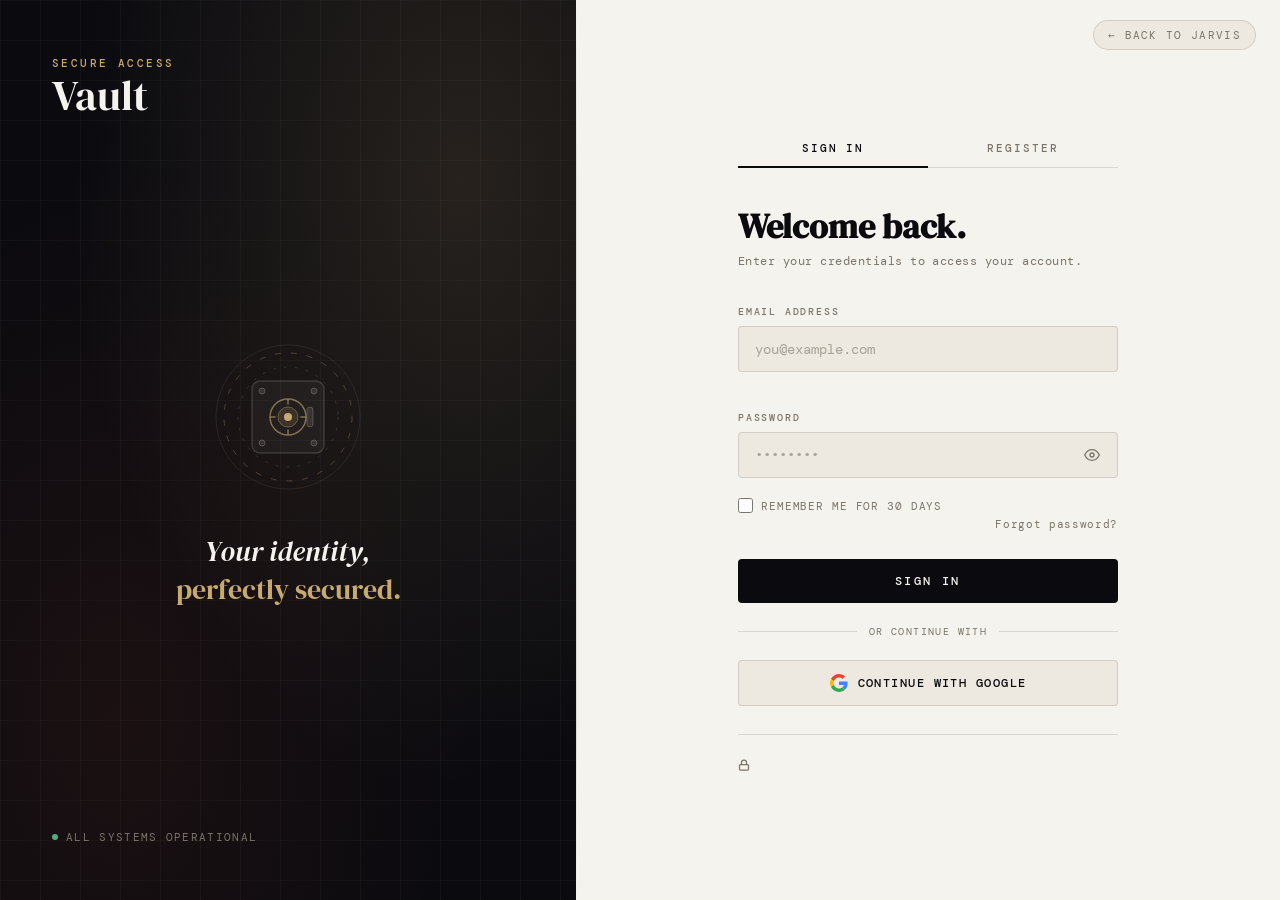
<file: templates/auth.html>
<!DOCTYPE html>
<html lang="en">

<head>
  <meta charset="UTF-8" />
  <meta name="viewport" content="width=device-width, initial-scale=1.0" />
  <title>VAULT — Secure Access</title>
  <meta name="csrf-token" content="{{ csrf_token() }}" />
  <link
    href="https://fonts.googleapis.com/css2?family=DM+Serif+Display:ital@0;1&family=DM+Mono:wght@300;400;500&display=swap"
    rel="stylesheet" />
  <style>
    *, *::before, *::after { box-sizing: border-box; margin: 0; padding: 0; }

    :root {
      --ink:    #0a0a0f;
      --paper:  #f5f3ee;
      --cream:  #ede9e0;
      --accent: #c8a96e;
      --rust:   #b04a2f;
      --muted:  #7a7469;
      --border: rgba(10, 10, 15, 0.12);
      --serif:  'DM Serif Display', serif;
      --mono:   'DM Mono', monospace;
      --ease:   cubic-bezier(0.4, 0, 0.2, 1);
    }

    html, body { height: 100%; }

    body {
      font-family: var(--mono);
      background-color: var(--paper);
      color: var(--ink);
      display: flex;
      align-items: stretch;
      overflow: hidden;
    }

    /* ── Left Panel ── */
    .panel-left {
      width: 45%;
      background: var(--ink);
      display: flex;
      flex-direction: column;
      justify-content: space-between;
      padding: 56px 52px;
      position: relative;
      overflow: hidden;
    }
    .panel-left::before {
      content: '';
      position: absolute;
      inset: 0;
      background:
        radial-gradient(ellipse at 80% 20%, rgba(200,169,110,0.15) 0%, transparent 60%),
        radial-gradient(ellipse at 20% 80%, rgba(176,74,47,0.10)   0%, transparent 55%);
      pointer-events: none;
    }

    .grid-overlay {
      position: absolute;
      inset: 0;
      background-image:
        linear-gradient(rgba(245,243,238,0.03) 1px, transparent 1px),
        linear-gradient(90deg, rgba(245,243,238,0.03) 1px, transparent 1px);
      background-size: 40px 40px;
    }

    .brand { position: relative; z-index: 1; }
    .brand-mark {
      font-family: var(--mono);
      font-weight: 500;
      font-size: 11px;
      letter-spacing: 0.22em;
      color: var(--accent);
      text-transform: uppercase;
      margin-bottom: 4px;
    }
    .brand-name {
      font-family: var(--serif);
      font-size: 42px;
      color: var(--paper);
      line-height: 1;
    }

    .panel-art {
      position: relative;
      z-index: 1;
      display: flex;
      flex-direction: column;
      align-items: center;
    }
    .vault-graphic { width: 160px; height: 160px; }
    .vault-graphic svg { width: 100%; height: 100%; }

    .panel-tagline {
      font-family: var(--serif);
      font-style: italic;
      font-size: 28px;
      color: var(--paper);
      text-align: center;
      line-height: 1.35;
      max-width: 280px;
      margin-top: 36px;
    }
    .panel-tagline em { font-style: normal; color: var(--accent); }

    .panel-footer { position: relative; z-index: 1; }
    .status-row {
      display: flex;
      align-items: center;
      gap: 8px;
      font-size: 11px;
      letter-spacing: 0.12em;
      color: var(--muted);
      text-transform: uppercase;
    }
    .status-dot {
      width: 6px; height: 6px;
      background: #4caf82;
      border-radius: 50%;
      animation: pulse 2s ease-in-out infinite;
    }
    @keyframes pulse {
      0%,100% { opacity:1; transform:scale(1); }
      50%      { opacity:.5; transform:scale(.8); }
    }

    .ring { transform-origin: center; animation: rotateRing 8s linear infinite; }
    .ring-2 { animation-direction: reverse; animation-duration: 12s; }
    @keyframes rotateRing { to { transform: rotate(360deg); } }

    /* ── Right Panel ── */
    .panel-right {
      flex: 1;
      display: flex;
      align-items: center;
      justify-content: center;
      padding: 48px 64px;
      background: var(--paper);
      position: relative;
      overflow-y: auto;
    }
    .panel-right::before {
      content: '';
      position: absolute;
      top: 0; left: 0;
      width: 1px; height: 100%;
      background: linear-gradient(to bottom, transparent, var(--border) 20%, var(--border) 80%, transparent);
    }

    .form-container { width: 100%; max-width: 380px; }

    /* ── Tabs ── */
    .tab-bar {
      display: flex;
      border-bottom: 1px solid var(--border);
      margin-bottom: 40px;
    }
    .tab {
      flex: 1;
      padding: 12px 0;
      background: none;
      border: none;
      font-family: var(--mono);
      font-size: 11px;
      font-weight: 500;
      letter-spacing: 0.18em;
      text-transform: uppercase;
      color: var(--muted);
      cursor: pointer;
      position: relative;
      transition: color 0.25s var(--ease);
    }
    .tab::after {
      content: '';
      position: absolute;
      bottom: -1px; left: 0; right: 0;
      height: 2px;
      background: var(--ink);
      transform: scaleX(0);
      transition: transform 0.3s var(--ease);
    }
    .tab.active { color: var(--ink); }
    .tab.active::after { transform: scaleX(1); }

    /* ── Forms ── */
    .form-panel { display: none; }
    .form-panel.active { display: block; animation: fadeUp 0.4s var(--ease); }

    @keyframes fadeUp {
      from { opacity:0; transform:translateY(12px); }
      to   { opacity:1; transform:translateY(0); }
    }

    .form-heading {
      font-family: var(--serif);
      font-size: 34px;
      color: var(--ink);
      margin-bottom: 8px;
      line-height: 1.1;
    }
    .form-sub {
      font-size: 12px;
      color: var(--muted);
      letter-spacing: 0.04em;
      margin-bottom: 36px;
    }

    .field { margin-bottom: 20px; }
    .field label {
      display: block;
      font-size: 10px;
      font-weight: 500;
      letter-spacing: 0.18em;
      text-transform: uppercase;
      color: var(--muted);
      margin-bottom: 8px;
    }
    .field input {
      width: 100%;
      background: var(--cream);
      border: 1px solid var(--border);
      border-radius: 4px;
      padding: 13px 16px;
      font-family: var(--mono);
      font-size: 14px;
      color: var(--ink);
      outline: none;
      transition: border-color 0.2s, box-shadow 0.2s, background 0.4s;
    }
    .field input:focus {
      border-color: var(--ink);
      box-shadow: 0 0 0 3px rgba(10,10,15,0.06);
    }
    .field input::placeholder { color: var(--muted); opacity: 0.6; }
    .field.valid   input { border-color: #4caf82; }
    .field.invalid input { border-color: var(--rust); }

    .field-hint {
      font-size: 10px;
      letter-spacing: 0.06em;
      margin-top: 5px;
      height: 14px;
      color: var(--rust);
    }

    .pw-wrap { position: relative; }
    .pw-wrap input { padding-right: 44px; }
    .pw-toggle {
      position: absolute;
      right: 14px; top: 50%;
      transform: translateY(-50%);
      background: none; border: none;
      cursor: pointer; padding: 4px;
      color: var(--muted);
      transition: color 0.2s;
      display: flex; align-items: center;
    }
    .pw-toggle:hover { color: var(--ink); }

    /* ── Submit button ── */
    .btn-submit {
      width: 100%;
      padding: 14px;
      background: var(--ink);
      color: var(--paper);
      border: none;
      border-radius: 4px;
      font-family: var(--mono);
      font-size: 12px;
      font-weight: 500;
      letter-spacing: 0.2em;
      text-transform: uppercase;
      cursor: pointer;
      margin-top: 8px;
      position: relative;
      overflow: hidden;
      transition: transform 0.15s var(--ease), box-shadow 0.15s var(--ease), opacity 0.2s;
    }
    .btn-submit:hover { transform: translateY(-1px); box-shadow: 0 6px 20px rgba(10,10,15,0.18); }
    .btn-submit:active { transform: translateY(0); }
    .btn-submit.loading { pointer-events: none; }
    .btn-submit.loading .btn-text { opacity: 0; }
    .btn-submit.loading .btn-spinner { opacity: 1; }
    .btn-submit:disabled { opacity: 0.5; cursor: not-allowed; transform: none; box-shadow: none; }

    .btn-spinner {
      position: absolute;
      inset: 0;
      display: flex; align-items: center; justify-content: center;
      opacity: 0;
      transition: opacity 0.2s;
    }
    .spinner-ring {
      width: 18px; height: 18px;
      border: 2px solid rgba(245,243,238,0.3);
      border-top-color: var(--paper);
      border-radius: 50%;
      animation: spin 0.7s linear infinite;
    }
    @keyframes spin { to { transform: rotate(360deg); } }

    /* ── Alert ── */
    .alert {
      padding: 12px 14px;
      border-radius: 4px;
      font-size: 12px;
      letter-spacing: 0.03em;
      margin-bottom: 20px;
      display: none;
      animation: fadeUp 0.25s var(--ease);
    }
    .alert.show  { display: flex; align-items: flex-start; gap: 8px; }
    .alert.error   { background: #fdf0ed; border: 1px solid #edc4b8; color: var(--rust); }
    .alert.success { background: #edf7f2; border: 1px solid #b8dfc8; color: #2e7a52; }
    .alert.info    { background: #edf3fc; border: 1px solid #b8cff8; color: #2a4fa8; }
    .alert-icon { flex-shrink: 0; margin-top: 1px; }

    /* ── Security note ── */
    .security-note {
      display: flex; align-items: center; gap: 8px;
      margin-top: 28px; padding-top: 24px;
      border-top: 1px solid var(--border);
      font-size: 10px; letter-spacing: 0.1em;
      text-transform: uppercase; color: var(--muted);
    }
    .lock-icon { flex-shrink: 0; }

    /* ── Forgot link ── */
    .forgot-link {
      display: block; text-align: right;
      margin-top: -12px; margin-bottom: 20px;
      font-size: 11px; color: var(--muted);
      letter-spacing: 0.06em; text-decoration: none;
      cursor: pointer; transition: color 0.2s;
    }
    .forgot-link:hover { color: var(--accent); }

    /* ── Remember me ── */
    .remember-row { display: flex; align-items: center; gap: 8px; margin-bottom: 16px; }
    .remember-row input[type="checkbox"] {
      width: 15px; height: 15px;
      accent-color: var(--ink);
      cursor: pointer; flex-shrink: 0;
    }
    .remember-row label {
      font-size: 11px; letter-spacing: 0.08em;
      color: var(--muted); cursor: pointer; text-transform: uppercase;
    }

    /* ── Divider ── */
    .divider { display: flex; align-items: center; gap: 12px; margin: 22px 0; }
    .divider::before,
    .divider::after { content: ''; flex: 1; height: 1px; background: var(--border); }
    .divider span {
      font-size: 10px; letter-spacing: 0.14em;
      text-transform: uppercase; color: var(--muted); white-space: nowrap;
    }

    /* ── Google button ── */
    .btn-google {
      width: 100%;
      padding: 13px 16px;
      background: var(--cream);
      border: 1px solid var(--border);
      border-radius: 4px;
      font-family: var(--mono);
      font-size: 12px; font-weight: 500;
      letter-spacing: 0.12em; text-transform: uppercase;
      color: var(--ink); cursor: pointer;
      display: flex; align-items: center; justify-content: center; gap: 10px;
      transition: background 0.2s, border-color 0.2s, transform 0.15s, box-shadow 0.15s;
      position: relative; overflow: hidden;
    }
    .btn-google:hover {
      background: #fff;
      border-color: rgba(10,10,15,0.25);
      transform: translateY(-1px);
      box-shadow: 0 4px 16px rgba(10,10,15,0.10);
    }
    .btn-google:active { transform: translateY(0); }
    .btn-google.loading { pointer-events: none; opacity: 0.7; }
    .btn-google::after {
      content: ''; position: absolute; inset: 0;
      background: rgba(10,10,15,0.04); opacity: 0; transition: opacity 0.2s;
    }
    .btn-google:hover::after { opacity: 1; }
    .google-icon { flex-shrink: 0; display: flex; align-items: center; }

    /* ── OTP Modal ── */
    .modal-backdrop {
      position: fixed; inset: 0;
      background: rgba(10,10,15,0.55);
      backdrop-filter: blur(4px);
      z-index: 200;
      display: none; align-items: center; justify-content: center;
      padding: 20px;
      animation: backdropIn 0.25s var(--ease);
    }
    .modal-backdrop.open { display: flex; }
    @keyframes backdropIn { from{opacity:0} to{opacity:1} }

    .modal {
      background: var(--paper);
      border-radius: 12px;
      width: 100%; max-width: 420px;
      padding: 40px 36px 36px;
      position: relative;
      animation: modalIn 0.3s var(--ease);
    }
    @keyframes modalIn {
      from { opacity:0; transform:translateY(20px) scale(0.97); }
      to   { opacity:1; transform:translateY(0) scale(1); }
    }

    .modal-close {
      position: absolute; top: 16px; right: 16px;
      background: none; border: none; cursor: pointer;
      color: var(--muted); padding: 6px; border-radius: 4px;
      transition: color 0.2s, background 0.2s;
      display: flex; align-items: center;
    }
    .modal-close:hover { color: var(--ink); background: var(--cream); }

    .step-dots { display: flex; gap: 6px; margin-bottom: 28px; }
    .step-dot {
      width: 6px; height: 6px; border-radius: 50%;
      background: var(--border);
      transition: background 0.3s, transform 0.3s;
    }
    .step-dot.active { background: var(--ink); transform: scale(1.3); }
    .step-dot.done   { background: var(--accent); }

    .modal-step { display: none; animation: fadeUp 0.3s var(--ease); }
    .modal-step.active { display: block; }

    .modal-title { font-family: var(--serif); font-size: 28px; margin-bottom: 8px; line-height: 1.1; }
    .modal-sub {
      font-size: 12px; color: var(--muted);
      margin-bottom: 28px; letter-spacing: 0.03em; line-height: 1.6;
    }
    .modal-sub strong { color: var(--ink); font-weight: 500; }

    .otp-row { display: flex; gap: 10px; margin-bottom: 24px; justify-content: center; }
    .otp-box {
      width: 48px; height: 56px;
      background: var(--cream);
      border: 1px solid var(--border);
      border-radius: 6px;
      font-family: var(--serif); font-size: 28px;
      text-align: center; color: var(--ink);
      outline: none; caret-color: var(--accent);
      transition: border-color 0.2s, box-shadow 0.2s, transform 0.15s;
    }
    .otp-box:focus { border-color: var(--ink); box-shadow: 0 0 0 3px rgba(10,10,15,0.06); transform: translateY(-2px); }
    .otp-box.filled { border-color: var(--accent); }
    .otp-box.shake  { animation: shake 0.4s var(--ease); }
    @keyframes shake {
      0%,100% { transform:translateX(0); }
      20%     { transform:translateX(-6px); }
      40%     { transform:translateX(6px); }
      60%     { transform:translateX(-4px); }
      80%     { transform:translateX(4px); }
    }

    .otp-timer {
      text-align: center; font-size: 11px;
      color: var(--muted); letter-spacing: 0.08em; margin-bottom: 20px;
    }
    .otp-timer.expiring { color: var(--rust); }

    .otp-resend {
      background: none; border: none;
      font-family: var(--mono); font-size: 11px;
      letter-spacing: 0.1em; text-decoration: underline;
      cursor: pointer; color: var(--muted);
      transition: color 0.2s; padding: 0; text-transform: uppercase;
    }
    .otp-resend:hover    { color: var(--accent); }
    .otp-resend:disabled { opacity: 0.4; cursor: default; }

    .modal-alert { margin-bottom: 16px; }

    .strength-bar {
      height: 3px; background: var(--border);
      border-radius: 2px; margin-top: 6px; overflow: hidden;
    }
    .strength-fill {
      height: 100%; border-radius: 2px;
      transition: width 0.3s var(--ease), background 0.3s;
      width: 0%;
    }
    .strength-label {
      font-size: 10px; letter-spacing: 0.1em;
      text-transform: uppercase; margin-top: 4px;
      color: var(--muted); height: 14px;
    }

    /* ── Admin badge (shown when admin credentials detected) ── */
    .admin-hint {
      display: none;
      align-items: center;
      gap: 8px;
      padding: 10px 14px;
      background: rgba(200,169,110,0.12);
      border: 1px solid rgba(200,169,110,0.3);
      border-radius: 4px;
      margin-bottom: 16px;
      font-size: 11px;
      letter-spacing: 0.06em;
      color: #8a6a30;
    }
    .admin-hint.show { display: flex; }
    .admin-hint-icon { font-size: 14px; }

    @media (max-width: 768px) {
      body { flex-direction: column; overflow: auto; }
      .panel-left { width: 100%; padding: 36px 28px; min-height: auto; }
      .panel-art  { display: none; }
      .panel-right { padding: 40px 28px; overflow: visible; }
      .panel-right::before { display: none; }
      .modal { padding: 28px 20px; }
      .otp-box { width: 40px; height: 48px; font-size: 22px; }
    }
  </style>
</head>

<body>

  <!-- ── Left Panel ── -->
  <div class="panel-left">
    <div class="grid-overlay"></div>
    <div class="brand">
      <div class="brand-mark">Secure Access</div>
      <div class="brand-name">Vault</div>
    </div>
    <div class="panel-art">
      <div class="vault-graphic">
        <svg viewBox="0 0 160 160" fill="none" xmlns="http://www.w3.org/2000/svg">
          <circle cx="80" cy="80" r="72" stroke="rgba(245,243,238,0.08)" stroke-width="1"/>
          <g class="ring">
            <circle cx="80" cy="80" r="64" stroke="rgba(200,169,110,0.3)" stroke-width="1" stroke-dasharray="6 10"/>
          </g>
          <g class="ring ring-2">
            <circle cx="80" cy="80" r="50" stroke="rgba(245,243,238,0.12)" stroke-width="1" stroke-dasharray="3 8"/>
          </g>
          <rect x="44" y="44" width="72" height="72" rx="8"
            fill="rgba(245,243,238,0.04)" stroke="rgba(245,243,238,0.15)" stroke-width="1.5"/>
          <circle cx="80" cy="80" r="18" fill="none" stroke="rgba(200,169,110,0.6)" stroke-width="1.5"/>
          <circle cx="80" cy="80" r="10"
            fill="rgba(200,169,110,0.15)" stroke="rgba(200,169,110,0.4)" stroke-width="1"/>
          <line x1="80" y1="63" x2="80" y2="67" stroke="rgba(200,169,110,0.6)" stroke-width="1.5" stroke-linecap="round"/>
          <line x1="80" y1="93" x2="80" y2="97" stroke="rgba(200,169,110,0.6)" stroke-width="1.5" stroke-linecap="round"/>
          <line x1="63" y1="80" x2="67" y2="80" stroke="rgba(200,169,110,0.6)" stroke-width="1.5" stroke-linecap="round"/>
          <line x1="93" y1="80" x2="97" y2="80" stroke="rgba(200,169,110,0.6)" stroke-width="1.5" stroke-linecap="round"/>
          <rect x="99" y="70" width="6" height="20" rx="3"
            fill="rgba(245,243,238,0.1)" stroke="rgba(245,243,238,0.2)" stroke-width="1"/>
          <circle cx="54"  cy="54"  r="3" fill="rgba(245,243,238,0.1)" stroke="rgba(245,243,238,0.2)" stroke-width="1"/>
          <circle cx="106" cy="54"  r="3" fill="rgba(245,243,238,0.1)" stroke="rgba(245,243,238,0.2)" stroke-width="1"/>
          <circle cx="54"  cy="106" r="3" fill="rgba(245,243,238,0.1)" stroke="rgba(245,243,238,0.2)" stroke-width="1"/>
          <circle cx="106" cy="106" r="3" fill="rgba(245,243,238,0.1)" stroke="rgba(245,243,238,0.2)" stroke-width="1"/>
          <circle cx="80" cy="80" r="4" fill="var(--accent)"/>
        </svg>
      </div>
      <p class="panel-tagline">Your identity,<br/><em>perfectly secured.</em></p>
    </div>
    <div class="panel-footer">
      <div class="status-row">
        <div class="status-dot"></div>
        <span>All systems operational</span>
      </div>
    </div>
  </div>

  <!-- Back link -->
  <a href="/"
    style="position:fixed;top:20px;right:24px;z-index:300;font-family:var(--mono);font-size:11px;
           letter-spacing:.12em;text-transform:uppercase;color:var(--muted);text-decoration:none;
           display:flex;align-items:center;gap:6px;padding:7px 14px;border:1px solid var(--border);
           border-radius:40px;background:var(--cream);transition:.2s"
    onmouseover="this.style.color='var(--accent)'"
    onmouseout="this.style.color='var(--muted)'">← Back to Jarvis</a>

  <!-- ── Right Panel ── -->
  <div class="panel-right">
    <div class="form-container">
      <div class="tab-bar">
        <button class="tab active" onclick="switchTab('login')">Sign In</button>
        <button class="tab" onclick="switchTab('register')">Register</button>
      </div>

      <!-- ══════════════════════════════════════
           LOGIN PANEL
      ══════════════════════════════════════ -->
      <div id="login-panel" class="form-panel active">
        <h1 class="form-heading">Welcome back.</h1>
        <p class="form-sub">Enter your credentials to access your account.</p>

        <div id="login-alert" class="alert" role="alert" aria-live="polite"></div>

        <!-- Admin hint badge — shown when admin email is typed -->
        <div class="admin-hint" id="admin-hint">
          <span class="admin-hint-icon">🔐</span>
          <span>Admin credentials detected — you'll be redirected to the admin panel.</span>
        </div>

        <div class="field" id="field-login-email">
          <label for="login-email">Email Address</label>
          <input type="email" id="login-email" placeholder="you@example.com"
            autocomplete="email"
            oninput="validateEmailField('login-email','field-login-email'); checkAdminHint()" />
          <div class="field-hint" id="hint-login-email"></div>
        </div>

        <div class="field">
          <label for="login-password">Password</label>
          <div class="pw-wrap">
            <input type="password" id="login-password" placeholder="••••••••"
              autocomplete="current-password" />
            <button class="pw-toggle" type="button"
              onclick="togglePw('login-password', this)" aria-label="Show password">
              <svg width="16" height="16" viewBox="0 0 24 24" fill="none"
                stroke="currentColor" stroke-width="2" stroke-linecap="round" stroke-linejoin="round">
                <path d="M1 12s4-8 11-8 11 8 11 8-4 8-11 8-11-8-11-8z"/>
                <circle cx="12" cy="12" r="3"/>
              </svg>
            </button>
          </div>
        </div>
        <div class="remember-row">
          <input type="checkbox" id="remember-me">
          <label for="remember-me">Remember me for 30 days</label>
        </div>
        

        <span class="forgot-link" onclick="openForgot()">Forgot password?</span>

        <button class="btn-submit" id="login-btn" onclick="handleLogin()">
          <span class="btn-text">Sign In</span>
          <span class="btn-spinner"><span class="spinner-ring"></span></span>
        </button>

        <div class="divider"><span>or continue with</span></div>

        <button class="btn-google" id="google-login-btn"
          onclick="handleGoogleLogin('google-login-btn')">
          <span class="google-icon">
            <svg width="18" height="18" viewBox="0 0 48 48" xmlns="http://www.w3.org/2000/svg">
              <path fill="#EA4335" d="M24 9.5c3.54 0 6.71 1.22 9.21 3.6l6.85-6.85C35.9 2.38 30.47 0 24 0 14.62 0 6.51 5.38 2.56 13.22l7.98 6.19C12.43 13.72 17.74 9.5 24 9.5z"/>
              <path fill="#4285F4" d="M46.98 24.55c0-1.57-.15-3.09-.38-4.55H24v9.02h12.94c-.58 2.96-2.26 5.48-4.78 7.18l7.73 6c4.51-4.18 7.09-10.36 7.09-17.65z"/>
              <path fill="#FBBC05" d="M10.53 28.59c-.48-1.45-.76-2.99-.76-4.59s.27-3.14.76-4.59l-7.98-6.19C.92 16.46 0 20.12 0 24c0 3.88.92 7.54 2.56 10.78l7.97-6.19z"/>
              <path fill="#34A853" d="M24 48c6.48 0 11.93-2.13 15.89-5.81l-7.73-6c-2.15 1.45-4.92 2.3-8.16 2.3-6.26 0-11.57-4.22-13.47-9.91l-7.98 6.19C6.51 42.62 14.62 48 24 48z"/>
            </svg>
          </span>
          <span class="btn-google-text">Continue with Google</span>
        </button>

        <div class="security-note">
          <svg class="lock-icon" width="12" height="12" viewBox="0 0 24 24" fill="none"
            stroke="currentColor" stroke-width="2.5" stroke-linecap="round" stroke-linejoin="round">
            <rect x="3" y="11" width="18" height="11" rx="2"/>
            <path d="M7 11V7a5 5 0 0 1 10 0v4"/>
          </svg>
          
        </div>
      </div>

      <!-- ══════════════════════════════════════
           REGISTER PANEL
      ══════════════════════════════════════ -->
      <div id="register-panel" class="form-panel">
        <h1 class="form-heading">Create account.</h1>
        <p class="form-sub">Join and get instant, secure access.</p>

        <div id="register-alert" class="alert" role="alert" aria-live="polite"></div>

        <div class="field" id="field-reg-username">
          <label for="reg-username">Username</label>
          <input type="text" id="reg-username" placeholder="yourname"
            autocomplete="username" oninput="validateUsernameField()"/>
          <div class="field-hint" id="hint-reg-username"></div>
        </div>

        <div class="field" id="field-reg-email">
          <label for="reg-email">Email Address</label>
          <input type="email" id="reg-email" placeholder="you@example.com"
            autocomplete="email"
            oninput="validateEmailField('reg-email','field-reg-email')"/>
          <div class="field-hint" id="hint-reg-email"></div>
        </div>

        <div class="field">
          <label for="reg-password">Password</label>
          <div class="pw-wrap">
            <input type="password" id="reg-password" placeholder="Min. 8 characters"
              autocomplete="new-password" oninput="updateStrengthInline(this.value)"/>
            <button class="pw-toggle" type="button"
              onclick="togglePw('reg-password', this)" aria-label="Show password">
              <svg width="16" height="16" viewBox="0 0 24 24" fill="none"
                stroke="currentColor" stroke-width="2" stroke-linecap="round" stroke-linejoin="round">
                <path d="M1 12s4-8 11-8 11 8 11 8-4 8-11 8-11-8-11-8z"/>
                <circle cx="12" cy="12" r="3"/>
              </svg>
            </button>
          </div>
          <div class="strength-bar">
            <div class="strength-fill" id="reg-strength-fill"></div>
          </div>
          <div class="strength-label" id="reg-strength-label"></div>
        </div>

        <button class="btn-submit" id="register-btn" onclick="handleRegister()">
          <span class="btn-text">Create Account</span>
          <span class="btn-spinner"><span class="spinner-ring"></span></span>
        </button>

        <div class="divider"><span>or continue with</span></div>

        <button class="btn-google" id="google-register-btn"
          onclick="handleGoogleLogin('google-register-btn')">
          <span class="google-icon">
            <svg width="18" height="18" viewBox="0 0 48 48" xmlns="http://www.w3.org/2000/svg">
              <path fill="#EA4335" d="M24 9.5c3.54 0 6.71 1.22 9.21 3.6l6.85-6.85C35.9 2.38 30.47 0 24 0 14.62 0 6.51 5.38 2.56 13.22l7.98 6.19C12.43 13.72 17.74 9.5 24 9.5z"/>
              <path fill="#4285F4" d="M46.98 24.55c0-1.57-.15-3.09-.38-4.55H24v9.02h12.94c-.58 2.96-2.26 5.48-4.78 7.18l7.73 6c4.51-4.18 7.09-10.36 7.09-17.65z"/>
              <path fill="#FBBC05" d="M10.53 28.59c-.48-1.45-.76-2.99-.76-4.59s.27-3.14.76-4.59l-7.98-6.19C.92 16.46 0 20.12 0 24c0 3.88.92 7.54 2.56 10.78l7.97-6.19z"/>
              <path fill="#34A853" d="M24 48c6.48 0 11.93-2.13 15.89-5.81l-7.73-6c-2.15 1.45-4.92 2.3-8.16 2.3-6.26 0-11.57-4.22-13.47-9.91l-7.98 6.19C6.51 42.62 14.62 48 24 48z"/>
            </svg>
          </span>
          <span class="btn-google-text">Sign up with Google</span>
        </button>

        <div class="security-note">
          <svg class="lock-icon" width="12" height="12" viewBox="0 0 24 24" fill="none"
            stroke="currentColor" stroke-width="2.5" stroke-linecap="round" stroke-linejoin="round">
            <rect x="3" y="11" width="18" height="11" rx="2"/>
            <path d="M7 11V7a5 5 0 0 1 10 0v4"/>
          </svg>
          <span>Passwords are hashed · Never stored plain</span>
        </div>
      </div>

    </div>
  </div>

  <!-- ══════════════════════════════════════════
       FORGOT PASSWORD MODAL  (3 steps)
  ══════════════════════════════════════════ -->
  <div class="modal-backdrop" id="forgot-modal" onclick="handleBackdropClick(event)">
    <div class="modal" role="dialog" aria-modal="true" aria-label="Reset password">

      <button class="modal-close" onclick="closeModal()" aria-label="Close">
        <svg width="16" height="16" viewBox="0 0 24 24" fill="none"
          stroke="currentColor" stroke-width="2" stroke-linecap="round">
          <line x1="18" y1="6" x2="6" y2="18"/>
          <line x1="6"  y1="6" x2="18" y2="18"/>
        </svg>
      </button>

      <div class="step-dots">
        <div class="step-dot active" id="dot-1"></div>
        <div class="step-dot"        id="dot-2"></div>
        <div class="step-dot"        id="dot-3"></div>
      </div>

      <!-- Step 1 -->
      <div class="modal-step active" id="step-1">
        <h2 class="modal-title">Reset password.</h2>
        <p class="modal-sub">Enter your registered email. We'll send a 6-digit OTP to verify it's you.</p>
        <div class="alert modal-alert" id="step1-alert" role="alert" aria-live="polite"></div>
        <div class="field">
          <label for="fp-email">Email Address</label>
          <input type="email" id="fp-email" placeholder="you@example.com" autocomplete="email"/>
        </div>
        <button class="btn-submit" id="fp-btn-1" onclick="handleSendOtp()">
          <span class="btn-text">Send OTP</span>
          <span class="btn-spinner"><span class="spinner-ring"></span></span>
        </button>
      </div>

      <!-- Step 2 -->
      <div class="modal-step" id="step-2">
        <h2 class="modal-title">Enter code.</h2>
        <p class="modal-sub">We sent a 6-digit code to <strong id="fp-email-display"></strong></p>
        <div class="alert modal-alert" id="step2-alert" role="alert" aria-live="polite"></div>
        <div class="otp-row" id="otp-row">
          <input class="otp-box" maxlength="1" inputmode="numeric" pattern="\d" id="otp-0" autocomplete="off" aria-label="Digit 1"/>
          <input class="otp-box" maxlength="1" inputmode="numeric" pattern="\d" id="otp-1" autocomplete="off" aria-label="Digit 2"/>
          <input class="otp-box" maxlength="1" inputmode="numeric" pattern="\d" id="otp-2" autocomplete="off" aria-label="Digit 3"/>
          <input class="otp-box" maxlength="1" inputmode="numeric" pattern="\d" id="otp-3" autocomplete="off" aria-label="Digit 4"/>
          <input class="otp-box" maxlength="1" inputmode="numeric" pattern="\d" id="otp-4" autocomplete="off" aria-label="Digit 5"/>
          <input class="otp-box" maxlength="1" inputmode="numeric" pattern="\d" id="otp-5" autocomplete="off" aria-label="Digit 6"/>
        </div>
        <div class="otp-timer" id="otp-timer">Valid for <span id="otp-countdown">5:00</span></div>
        <button class="btn-submit" id="fp-btn-2" onclick="handleVerifyOtp()">
          <span class="btn-text">Verify Code</span>
          <span class="btn-spinner"><span class="spinner-ring"></span></span>
        </button>
        <div style="text-align:center;margin-top:16px">
          <button class="otp-resend" id="resend-btn" onclick="handleResend()" disabled>Resend code</button>
        </div>
      </div>

      <!-- Step 3 -->
      <div class="modal-step" id="step-3">
        <h2 class="modal-title">New password.</h2>
        <p class="modal-sub">Identity verified. Choose a strong new password.</p>
        <div class="alert modal-alert" id="step3-alert" role="alert" aria-live="polite"></div>
        <div class="field">
          <label for="fp-newpw">New Password</label>
          <div class="pw-wrap">
            <input type="password" id="fp-newpw" placeholder="Min. 8 characters"
              autocomplete="new-password" oninput="updateStrength(this.value)"/>
            <button class="pw-toggle" type="button"
              onclick="togglePw('fp-newpw', this)" aria-label="Show password">
              <svg width="16" height="16" viewBox="0 0 24 24" fill="none"
                stroke="currentColor" stroke-width="2" stroke-linecap="round" stroke-linejoin="round">
                <path d="M1 12s4-8 11-8 11 8 11 8-4 8-11 8-11-8-11-8z"/>
                <circle cx="12" cy="12" r="3"/>
              </svg>
            </button>
          </div>
          <div class="strength-bar"><div class="strength-fill" id="strength-fill"></div></div>
          <div class="strength-label" id="strength-label"></div>
        </div>
        <div class="field">
          <label for="fp-confirmpw">Confirm Password</label>
          <input type="password" id="fp-confirmpw" placeholder="Repeat password" autocomplete="new-password"/>
        </div>
        <button class="btn-submit" id="fp-btn-3" onclick="handleResetPassword()">
          <span class="btn-text">Set New Password</span>
          <span class="btn-spinner"><span class="spinner-ring"></span></span>
        </button>
      </div>

    </div>
  </div>

  <script>
    // ══════════════════════════════════════════════════════════════
    //  CONFIG
    // ══════════════════════════════════════════════════════════════
    const CONFIG = {
      apiBase:      '',
      googleOAuthUrl: '/auth/google',
      demoMode:     false,

      // Admin email — used to show the admin hint badge.
      // This does NOT bypass auth — the backend validates everything.
      adminEmail: 'jarvisadmin@jarvis.ai',
    };

    // ── CSRF ──────────────────────────────────────────────────────
    function getCsrf() {
      // Try cookie first (Flask sets it), then meta tag
      const cookie = document.cookie.split('; ')
        .find(r => r.startsWith('csrf_token='))?.split('=')[1];
      if (cookie) return cookie;
      return document.querySelector('meta[name="csrf-token"]')
        ?.getAttribute('content') || '';
    }

    // ── Rate limiting (UX hint only — enforced server-side) ───────
    let loginAttempts = 0;
    const MAX_ATTEMPTS = 5;

    // ── API helper ─────────────────────────────────────────────────
    async function apiFetch(url, opts = {}) {
      if (CONFIG.demoMode) return demoIntercept(url, opts);
      return fetch((CONFIG.apiBase || '') + url, {
        headers: {
          'Content-Type': 'application/json',
          'X-CSRFToken':  getCsrf(),
          ...opts.headers,
        },
        credentials: 'include',
        ...opts,
      });
    }

    // ── Demo interceptor ──────────────────────────────────────────
    async function demoIntercept(url, opts = {}) {
      await new Promise(r => setTimeout(r, 600 + Math.random() * 400));
      let body = {};
      try { body = JSON.parse(opts.body || '{}'); } catch {}

      const res = {
        ok: false,
        status: 200,
        headers: new Headers({ 'content-type': 'application/json' }),
      };

      const path = url.replace(/^\/api/, '');

      if (path === '/login') {
        if (body.email && body.password) {
          const isAdmin = body.email.toLowerCase() === CONFIG.adminEmail.toLowerCase();
          res.ok     = true;
          res._data  = {
            success:  true,
            redirect: isAdmin ? '/admin' : '/chat',
          };
        } else {
          res._data = { error: 'Invalid credentials.' };
        }
      } else if (path === '/register') {
        if (body.username && body.email && body.password) {
          res.ok    = true;
          res._data = { success: true, redirect: '/chat' };
        } else {
          res._data = { error: 'All fields required.' };
        }
      } else if (path === '/forgot-password') {
        res.ok = true; res._data = { success: true };
      } else if (path === '/verify-otp') {
        res.ok = true; res._data = { success: true };
      } else if (path === '/reset-password') {
        res.ok = true; res._data = { success: true };
      } else {
        res._data = { error: 'Demo mode active.' };
      }

      return res;
    }

    async function safeJson(res) {
      if (res._data !== undefined) return res._data;
      const ct = res.headers.get('content-type') || '';
      if (!ct.includes('application/json'))
        throw new Error('Unexpected response type: ' + ct);
      return res.json();
    }

    // ── Alert ─────────────────────────────────────────────────────
    function showAlert(id, type, message) {
      const el = document.getElementById(id);
      if (!el) return;
      el.className = `alert ${type} show`;
      el.innerHTML = '';

      const ns  = 'http://www.w3.org/2000/svg';
      const svg = document.createElementNS(ns, 'svg');
      svg.setAttribute('class', 'alert-icon');
      svg.setAttribute('width', '14');
      svg.setAttribute('height', '14');
      svg.setAttribute('viewBox', '0 0 24 24');
      svg.setAttribute('fill', 'none');
      svg.setAttribute('stroke', 'currentColor');
      svg.setAttribute('stroke-width', '2.5');
      svg.setAttribute('stroke-linecap', 'round');

      if (type === 'error') {
        const c  = document.createElementNS(ns, 'circle');
        c.setAttribute('cx','12'); c.setAttribute('cy','12'); c.setAttribute('r','10');
        const l1 = document.createElementNS(ns, 'line');
        l1.setAttribute('x1','12'); l1.setAttribute('y1','8');
        l1.setAttribute('x2','12'); l1.setAttribute('y2','12');
        const l2 = document.createElementNS(ns, 'line');
        l2.setAttribute('x1','12'); l2.setAttribute('y1','16');
        l2.setAttribute('x2','12.01'); l2.setAttribute('y2','16');
        svg.append(c, l1, l2);
      } else {
        const c = document.createElementNS(ns, 'circle');
        c.setAttribute('cx','12'); c.setAttribute('cy','12'); c.setAttribute('r','10');
        const p = document.createElementNS(ns, 'polyline');
        p.setAttribute('points', '9 12 11 14 15 10');
        svg.append(c, p);
      }

      const span = document.createElement('span');
      span.textContent = message;
      el.append(svg, span);
    }

    function clearAlert(id) {
      const el = document.getElementById(id);
      if (el) { el.className = 'alert modal-alert'; el.innerHTML = ''; }
    }

    function clearAlerts() {
      document.querySelectorAll('.alert').forEach(a => {
        a.classList.remove('show','error','success','info');
        a.innerHTML = '';
      });
    }

    function setLoading(btnId, on) {
      const btn = document.getElementById(btnId);
      if (btn) btn.classList.toggle('loading', on);
    }

    function togglePw(inputId, btn) {
      const input = document.getElementById(inputId);
      const isText = input.type === 'text';
      input.type = isText ? 'password' : 'text';
      btn.style.color = isText ? '' : 'var(--ink)';
    }

    // ══════════════════════════════════════════════════════════════
    //  ADMIN HINT BADGE
    //  Shows a subtle badge when the admin email is typed in
    // ══════════════════════════════════════════════════════════════
    function checkAdminHint() {
      const email = document.getElementById('login-email').value.trim().toLowerCase();
      const hint  = document.getElementById('admin-hint');
      if (email === CONFIG.adminEmail.toLowerCase()) {
        hint.classList.add('show');
      } else {
        hint.classList.remove('show');
      }
    }

    // ── Validation ────────────────────────────────────────────────
    function isValidEmail(email) {
      return /^[^\s@]+@[^\s@]+\.[^\s@]+$/.test(email);
    }

    function validateEmailField(inputId, fieldId) {
      const val   = document.getElementById(inputId).value.trim();
      const field = document.getElementById(fieldId);
      const hint  = document.getElementById('hint-' + inputId);
      if (!val) {
        field.classList.remove('valid','invalid');
        if (hint) hint.textContent = '';
        return;
      }
      if (isValidEmail(val)) {
        field.classList.add('valid'); field.classList.remove('invalid');
        if (hint) hint.textContent = '';
      } else {
        field.classList.add('invalid'); field.classList.remove('valid');
        if (hint) hint.textContent = 'Please enter a valid email address.';
      }
    }

    function validateUsernameField() {
      const val   = document.getElementById('reg-username').value.trim();
      const field = document.getElementById('field-reg-username');
      const hint  = document.getElementById('hint-reg-username');
      if (!val) { field.classList.remove('valid','invalid'); hint.textContent = ''; return; }
      if (val.length < 3) {
        field.classList.add('invalid'); field.classList.remove('valid');
        hint.textContent = 'At least 3 characters required.';
      } else if (!/^[a-zA-Z0-9_]+$/.test(val)) {
        field.classList.add('invalid'); field.classList.remove('valid');
        hint.textContent = 'Letters, numbers and underscores only.';
      } else {
        field.classList.add('valid'); field.classList.remove('invalid');
        hint.textContent = '';
      }
    }

    // ── Tab switching ─────────────────────────────────────────────
    function switchTab(tab) {
      document.querySelectorAll('.tab').forEach(t => t.classList.remove('active'));
      document.querySelectorAll('.form-panel').forEach(p => p.classList.remove('active'));
      document.querySelector(`[onclick="switchTab('${tab}')"]`).classList.add('active');
      document.getElementById(`${tab}-panel`).classList.add('active');
      clearAlerts();
      // Hide admin hint when switching away from login
      if (tab !== 'login') {
        document.getElementById('admin-hint').classList.remove('show');
      }
    }

    // ── Google login ──────────────────────────────────────────────
    function handleGoogleLogin(btnId) {
      const btn = document.getElementById(btnId);
      btn.classList.add('loading');

      const spinner = document.createElement('span');
      spinner.style.cssText = 'display:flex;align-items:center;gap:8px;';
      const ring = document.createElement('span');
      ring.style.cssText = 'width:16px;height:16px;border:2px solid rgba(10,10,15,0.2);border-top-color:var(--ink);border-radius:50%;animation:spin .7s linear infinite;display:inline-block;flex-shrink:0;';
      const label = document.createElement('span');
      label.style.cssText = 'font-family:var(--mono);font-size:12px;letter-spacing:.12em;text-transform:uppercase;';
      label.textContent = 'Connecting to Google…';
      spinner.append(ring, label);
      btn.innerHTML = '';
      btn.append(spinner);

      if (CONFIG.demoMode) {
        setTimeout(() => {
          showAlert('login-alert', 'error', 'Google OAuth requires server configuration.');
          btn.classList.remove('loading');
          btn.innerHTML = `<span class="google-icon"><svg width="18" height="18" viewBox="0 0 48 48" xmlns="http://www.w3.org/2000/svg"><path fill="#EA4335" d="M24 9.5c3.54 0 6.71 1.22 9.21 3.6l6.85-6.85C35.9 2.38 30.47 0 24 0 14.62 0 6.51 5.38 2.56 13.22l7.98 6.19C12.43 13.72 17.74 9.5 24 9.5z"/><path fill="#4285F4" d="M46.98 24.55c0-1.57-.15-3.09-.38-4.55H24v9.02h12.94c-.58 2.96-2.26 5.48-4.78 7.18l7.73 6c4.51-4.18 7.09-10.36 7.09-17.65z"/><path fill="#FBBC05" d="M10.53 28.59c-.48-1.45-.76-2.99-.76-4.59s.27-3.14.76-4.59l-7.98-6.19C.92 16.46 0 20.12 0 24c0 3.88.92 7.54 2.56 10.78l7.97-6.19z"/><path fill="#34A853" d="M24 48c6.48 0 11.93-2.13 15.89-5.81l-7.73-6c-2.15 1.45-4.92 2.3-8.16 2.3-6.26 0-11.57-4.22-13.47-9.91l-7.98 6.19C6.51 42.62 14.62 48 24 48z"/></svg></span><span class="btn-google-text">Continue with Google</span>`;
        }, 800);
      } else {
        setTimeout(() => { window.location.href = CONFIG.googleOAuthUrl; }, 300);
      }
    }

    // ── Check URL params for OAuth errors ─────────────────────────
    (function checkOAuthParams() {
      const params = new URLSearchParams(location.search);
      const error  = params.get('error');

      const messages = {
        google_auth_failed:  'Google sign-in failed. Please try again.',
        missing_google_info: 'Could not retrieve Google account info.',
        email_not_verified:  'Your Google email is not verified.',
        account_disabled:    'This account has been disabled. Contact support.',
        account_error:       'An account error occurred. Please try again.',
        google_denied:       'Google sign-in was cancelled.',
        email_taken:         'This email is already registered. Please sign in normally.',
      };

      if (error && messages[error]) {
        setTimeout(() => {
          showAlert('login-alert', 'error', messages[error]);
        }, 100);
        history.replaceState({}, '', location.pathname);
      }
    })();

    // ══════════════════════════════════════════════════════════════
    //  LOGIN  — with admin redirect logic
    // ══════════════════════════════════════════════════════════════
    async function handleLogin() {
      clearAlerts();

      if (loginAttempts >= MAX_ATTEMPTS) {
        showAlert('login-alert', 'error', 'Too many attempts. Please wait a few minutes.');
        return;
      }

      const email    = document.getElementById('login-email').value.trim();
      const password = document.getElementById('login-password').value;
      const remember = document.getElementById('remember-me').checked;

      if (!email || !password)
        return showAlert('login-alert', 'error', 'Please fill in all fields.');
      if (!isValidEmail(email))
        return showAlert('login-alert', 'error', 'Please enter a valid email address.');

      setLoading('login-btn', true);

      try {
        const res  = await apiFetch('/api/login', {
          method: 'POST',
          body:   JSON.stringify({ email, password, remember }),
        });
        const data = await safeJson(res);

        if (!res.ok) {
          loginAttempts++;
          const remaining = MAX_ATTEMPTS - loginAttempts;

          if (data.error && data.error.toLowerCase().includes('not found')) {
            const ok = confirm('Account not found. Would you like to register instead?');
            if (ok) {
              document.getElementById('reg-email').value = email;
              switchTab('register');
            }
            setLoading('login-btn', false);
            return;
          }

          showAlert(
            'login-alert', 'error',
            remaining > 0
              ? `${data.error} (${remaining} attempt${remaining !== 1 ? 's' : ''} remaining)`
              : data.error
          );
          return;
        }

        // ── Success — backend tells us where to go ──
        loginAttempts = 0;
        const dest = data.redirect || '/chat';

        if (dest === '/admin') {
          // Admin login
          showAlert('login-alert', 'success', '🔐 Welcome, Admin! Redirecting to panel…');
          setTimeout(() => { window.location.href = '/admin'; }, 1000);
        } else {
          // Regular user
          showAlert('login-alert', 'success', 'Welcome back! Redirecting…');
          setTimeout(() => { window.location.href = dest; }, 1000);
        }

      } catch {
        showAlert('login-alert', 'error', 'Connection error. Please try again.');
      } finally {
        setLoading('login-btn', false);
      }
    }

    // ══════════════════════════════════════════════════════════════
    //  REGISTER
    // ══════════════════════════════════════════════════════════════
    async function handleRegister() {
      clearAlerts();

      const username = document.getElementById('reg-username').value.trim();
      const email    = document.getElementById('reg-email').value.trim();
      const password = document.getElementById('reg-password').value;

      if (!username || !email || !password)
        return showAlert('register-alert', 'error', 'All fields are required.');
      if (username.length < 3)
        return showAlert('register-alert', 'error', 'Username must be at least 3 characters.');
      if (!/^[a-zA-Z0-9_]+$/.test(username))
        return showAlert('register-alert', 'error', 'Username: letters, numbers and underscores only.');
      if (!isValidEmail(email))
        return showAlert('register-alert', 'error', 'Please enter a valid email address.');
      if (password.length < 8)
        return showAlert('register-alert', 'error', 'Password must be at least 8 characters.');

      setLoading('register-btn', true);

      try {
        const res  = await apiFetch('/api/register', {
          method: 'POST',
          body:   JSON.stringify({ username, email, password }),
        });
        const data = await safeJson(res);

        if (!res.ok) {
          showAlert('register-alert', 'error', data.error || 'Registration failed.');
          return;
        }

        showAlert('register-alert', 'success', 'Account created! Redirecting…');
        setTimeout(() => {
          window.location.href = data.redirect || '/chat';
        }, 1200);

      } catch {
        showAlert('register-alert', 'error', 'Connection error. Please try again.');
      } finally {
        setLoading('register-btn', false);
      }
    }

    // ── Password strength ─────────────────────────────────────────
    function calcStrength(pw) {
      let score = 0;
      if (pw.length >= 8)  score++;
      if (pw.length >= 12) score++;
      if (/[A-Z]/.test(pw) && /[a-z]/.test(pw)) score++;
      if (/\d/.test(pw))   score++;
      if (/[^A-Za-z0-9]/.test(pw)) score++;
      return Math.min(score, 4);
    }

    const STRENGTH_LEVELS = [
      { w:'0%',   c:'transparent', t:'' },
      { w:'25%',  c:'#b04a2f',     t:'Weak' },
      { w:'50%',  c:'#d4842e',     t:'Fair' },
      { w:'75%',  c:'#c8a96e',     t:'Good' },
      { w:'100%', c:'#4caf82',     t:'Strong' },
    ];

    function applyStrength(fillId, labelId, pw) {
      const lv    = STRENGTH_LEVELS[pw ? calcStrength(pw) : 0];
      const fill  = document.getElementById(fillId);
      const label = document.getElementById(labelId);
      if (!fill || !label) return;
      fill.style.width      = lv.w;
      fill.style.background = lv.c;
      label.textContent     = lv.t;
      label.style.color     = lv.c;
    }

    function updateStrengthInline(pw) { applyStrength('reg-strength-fill','reg-strength-label', pw); }
    function updateStrength(pw)       { applyStrength('strength-fill','strength-label', pw); }

    // ══════════════════════════════════════════════════════════════
    //  FORGOT PASSWORD MODAL
    // ══════════════════════════════════════════════════════════════
    let timerInterval   = null;
    let resendTimeout   = null;
    let fpEmail         = '';
    let focusableEls    = [];
    let firstFocusEl    = null;
    let lastFocusEl     = null;

    function openForgot() {
      document.getElementById('forgot-modal').classList.add('open');
      gotoStep(1);
      document.getElementById('fp-email').value =
        document.getElementById('login-email').value;
      setTimeout(() => document.getElementById('fp-email').focus(), 100);
      trapFocus();
    }

    function closeModal() {
      document.getElementById('forgot-modal').classList.remove('open');
      clearInterval(timerInterval);
      clearTimeout(resendTimeout);
      releaseFocus();
    }

    function handleBackdropClick(e) {
      if (e.target === document.getElementById('forgot-modal')) closeModal();
    }

    function trapFocus() {
      const modal = document.querySelector('.modal');
      const sel   = 'button,[href],input,select,textarea,[tabindex]:not([tabindex="-1"])';
      focusableEls = Array.from(modal.querySelectorAll(sel))
        .filter(el => el.offsetParent !== null);
      if (!focusableEls.length) return;
      firstFocusEl = focusableEls[0];
      lastFocusEl  = focusableEls[focusableEls.length - 1];
      document.addEventListener('keydown', handleTabKey);
    }

    function releaseFocus() {
      document.removeEventListener('keydown', handleTabKey);
    }

    function handleTabKey(e) {
      if (e.key !== 'Tab') return;
      if (e.shiftKey) {
        if (document.activeElement === firstFocusEl) {
          e.preventDefault(); lastFocusEl.focus();
        }
      } else {
        if (document.activeElement === lastFocusEl) {
          e.preventDefault(); firstFocusEl.focus();
        }
      }
    }

    function gotoStep(n) {
      [1,2,3].forEach(i => {
        document.getElementById(`step-${i}`).classList.toggle('active', i === n);
        const dot = document.getElementById(`dot-${i}`);
        dot.classList.toggle('active', i === n);
        dot.classList.toggle('done',   i < n);
      });
      ['step1-alert','step2-alert','step3-alert'].forEach(clearAlert);
      setTimeout(() => {
        releaseFocus(); trapFocus();
        const first = document.querySelector('.modal-step.active input');
        if (first) first.focus();
      }, 50);
    }
    function initOtpBoxes() {
    const boxes = document.querySelectorAll('.otp-box');

    boxes.forEach((box, i) => {

        // ─── AUTO ADVANCE ────────────────────────────
        box.addEventListener('input', () => {
            // Only allow single digit
            box.value = box.value.replace(/\D/g, '').slice(-1);

            // Move to next box if digit entered
            if (box.value && i < boxes.length - 1) {
                boxes[i + 1].focus();
            }

            // Auto submit when all 6 digits filled
            if (getOtpValue().length === 6) {
                setTimeout(handleVerifyOtp, 200);
            }
        });

        // ─── BACKSPACE TO GO BACK ────────────────────
        box.addEventListener('keydown', e => {
            if (e.key === 'Backspace' && !box.value && i > 0) {
                boxes[i - 1].focus();
                boxes[i - 1].value = '';
            }
        });

        // ─── PASTE SUPPORT ──────────────────────────
        box.addEventListener('paste', e => {
            e.preventDefault();

            const text = (e.clipboardData || window.clipboardData)
                .getData('text')
                .replace(/\D/g, '')
                .slice(0, 6);

            // Fill each box with pasted digits
            text.split('').forEach((ch, j) => {
                if (boxes[j]) boxes[j].value = ch;
            });

            // Focus last filled box
            boxes[Math.min(text.length, boxes.length - 1)].focus();

            // Auto submit if 6 digits pasted
            if (text.length === 6) {
                setTimeout(handleVerifyOtp, 200);
            }
        });
    });

    // Focus first box
    boxes[0].focus();
}

// Get combined OTP value from all boxes
function getOtpValue() {
    return Array.from(document.querySelectorAll('.otp-box'))
        .map(b => b.value)
        .join('');
}

    // Step 1 ──────────────────────────────────────────────────────
    async function handleSendOtp() {
      clearAlert('step1-alert');
      const email = document.getElementById('fp-email').value.trim();
      if (!email) return showAlert('step1-alert','error','Please enter your email address.');
      if (!isValidEmail(email)) return showAlert('step1-alert','error','Please enter a valid email address.');

      setLoading('fp-btn-1', true);
      try {
        const res = await apiFetch('/api/forgot-password', {
          method: 'POST',
          body:   JSON.stringify({ email }),
        });
        if (!res.ok) {
          const d = await safeJson(res).catch(() => ({ error: 'Request failed.' }));
          showAlert('step1-alert','error', d.error || 'Request failed. Please try again.');
          return;
        }
        fpEmail = email;
        document.getElementById('fp-email-display').textContent = email;
        gotoStep(2);
        initOtpBoxes();
        startTimer(10 * 60);
        startResendCountdown(60);
      } catch {
        showAlert('step1-alert','error','Connection error. Please try again.');
      } finally { setLoading('fp-btn-1', false); }
    }

    // Step 2 ──────────────────────────────────────────────────────
    function getOtpValue() {
  return Array.from(document.querySelectorAll('.otp-box')).map(b => b.value).join('');
}

function shakeOtp() {
  document.querySelectorAll('.otp-box').forEach(b => {
    b.classList.remove('shake'); void b.offsetWidth; b.classList.add('shake');
  });
}

async function handleVerifyOtp() {
  clearAlert('step2-alert');
  const otp = getOtpValue();
  if (otp.length !== 6) return showAlert('step2-alert','error','Please enter all 6 digits.');
  setLoading('fp-btn-2', true);
  try {
    const res  = await apiFetch('/api/verify-otp', {
      method: 'POST',
      body:   JSON.stringify({ email: fpEmail, otp }),
    });
    const data = await safeJson(res);
    if (!res.ok) {
      shakeOtp();
      document.querySelectorAll('.otp-box').forEach(b => { b.value=''; b.classList.remove('filled'); });
      document.querySelectorAll('.otp-box')[0].focus();
      showAlert('step2-alert','error', data.error);
      return;
    }
    clearInterval(timerInterval);
    gotoStep(3);
  } catch {
    showAlert('step2-alert','error','Connection error. Please try again.');
  } finally { setLoading('fp-btn-2', false); }
}
    function startTimer(seconds) {
      clearInterval(timerInterval);
      const el        = document.getElementById('otp-countdown');
      const timerEl   = document.getElementById('otp-timer');
      const verifyBtn = document.getElementById('fp-btn-2');
      let remaining   = seconds;
      const tick = () => {
        const m = String(Math.floor(remaining/60)).padStart(2,'0');
        const s = String(remaining%60).padStart(2,'0');
        el.textContent = `${m}:${s}`;
        timerEl.classList.toggle('expiring', remaining <= 60);
        if (remaining <= 0) {
          clearInterval(timerInterval);
          verifyBtn.disabled = true;
          showAlert('step2-alert','error','OTP expired. Please request a new one.');
        }
        remaining--;
      };
      tick();
      timerInterval = setInterval(tick, 1000);
    }

    function startResendCountdown(seconds) {
      const btn = document.getElementById('resend-btn');
      btn.disabled = true;
      let s = seconds;
      const tick = () => {
        btn.textContent = `Resend in ${s}s`;
        if (s <= 0) { btn.disabled = false; btn.textContent = 'Resend code'; return; }
        s--;
        resendTimeout = setTimeout(tick, 1000);
      };
      tick();
    }

    async function handleResend() {
      clearAlert('step2-alert');
      document.getElementById('resend-btn').disabled = true;
      try {
        const res = await apiFetch('/api/forgot-password', {
          method: 'POST',
          body:   JSON.stringify({ email: fpEmail }),
        });
        if (!res.ok) {
          const d = await safeJson(res).catch(() => ({ error: 'Failed to resend.' }));
          showAlert('step2-alert','error', d.error || 'Failed to resend. Try again.');
          document.getElementById('resend-btn').disabled = false;
          return;
        }
        document.getElementById('fp-btn-2').disabled = false;
        initOtpBoxes();
        startTimer(10 * 60);
        startResendCountdown(60);
        showAlert('step2-alert','success','A new OTP has been sent.');
      } catch {
        showAlert('step2-alert','error','Failed to resend. Try again.');
        document.getElementById('resend-btn').disabled = false;
      }
    }

    // Step 3 ──────────────────────────────────────────────────────
    async function handleResetPassword() {
      clearAlert('step3-alert');
      const pw1 = document.getElementById('fp-newpw').value;
      const pw2 = document.getElementById('fp-confirmpw').value;
      if (!pw1) return showAlert('step3-alert','error','Please enter a new password.');
      if (pw1.length < 8) return showAlert('step3-alert','error','Password must be at least 8 characters.');
      if (pw1 !== pw2) return showAlert('step3-alert','error','Passwords do not match.');
      setLoading('fp-btn-3', true);
      try {
        const res  = await apiFetch('/api/reset-password', {
          method: 'POST',
          body:   JSON.stringify({ email: fpEmail, password: pw1 }),
        });
        const data = await safeJson(res);
        if (!res.ok) { showAlert('step3-alert','error', data.error); return; }
        showAlert('step3-alert','success','Password reset! Closing in 2 seconds…');
        setTimeout(() => {
          closeModal();
          document.getElementById('login-email').value    = fpEmail;
          document.getElementById('login-password').value = '';
          document.getElementById('login-password').focus();
        }, 2000);
      } catch {
        showAlert('step3-alert','error','Connection error. Please try again.');
      } finally { setLoading('fp-btn-3', false); }
    }

    // ── Keyboard shortcuts ────────────────────────────────────────
    document.addEventListener('keydown', e => {
      if (e.key === 'Escape') { closeModal(); return; }
      if (e.key !== 'Enter') return;

      const modal = document.getElementById('forgot-modal');
      if (modal.classList.contains('open')) {
        const activeStep = document.querySelector('.modal-step.active')?.id;
        if (activeStep === 'step-1' && document.activeElement.id !== 'fp-btn-1') handleSendOtp();
        else if (activeStep === 'step-3' && document.activeElement.id !== 'fp-btn-3') handleResetPassword();
        return;
      }

      const active = document.querySelector('.form-panel.active')?.id;
      if (active === 'login-panel'   && document.activeElement.tagName !== 'BUTTON') handleLogin();
      else if (active === 'register-panel' && document.activeElement.tagName !== 'BUTTON') handleRegister();
    });

    // ── URL tab param ─────────────────────────────────────────────
    const urlTab = new URLSearchParams(location.search).get('tab');
    if (urlTab === 'register') switchTab('register');
    if (urlTab === 'login')    switchTab('login');
  </script>
</body>
</html>
</file>
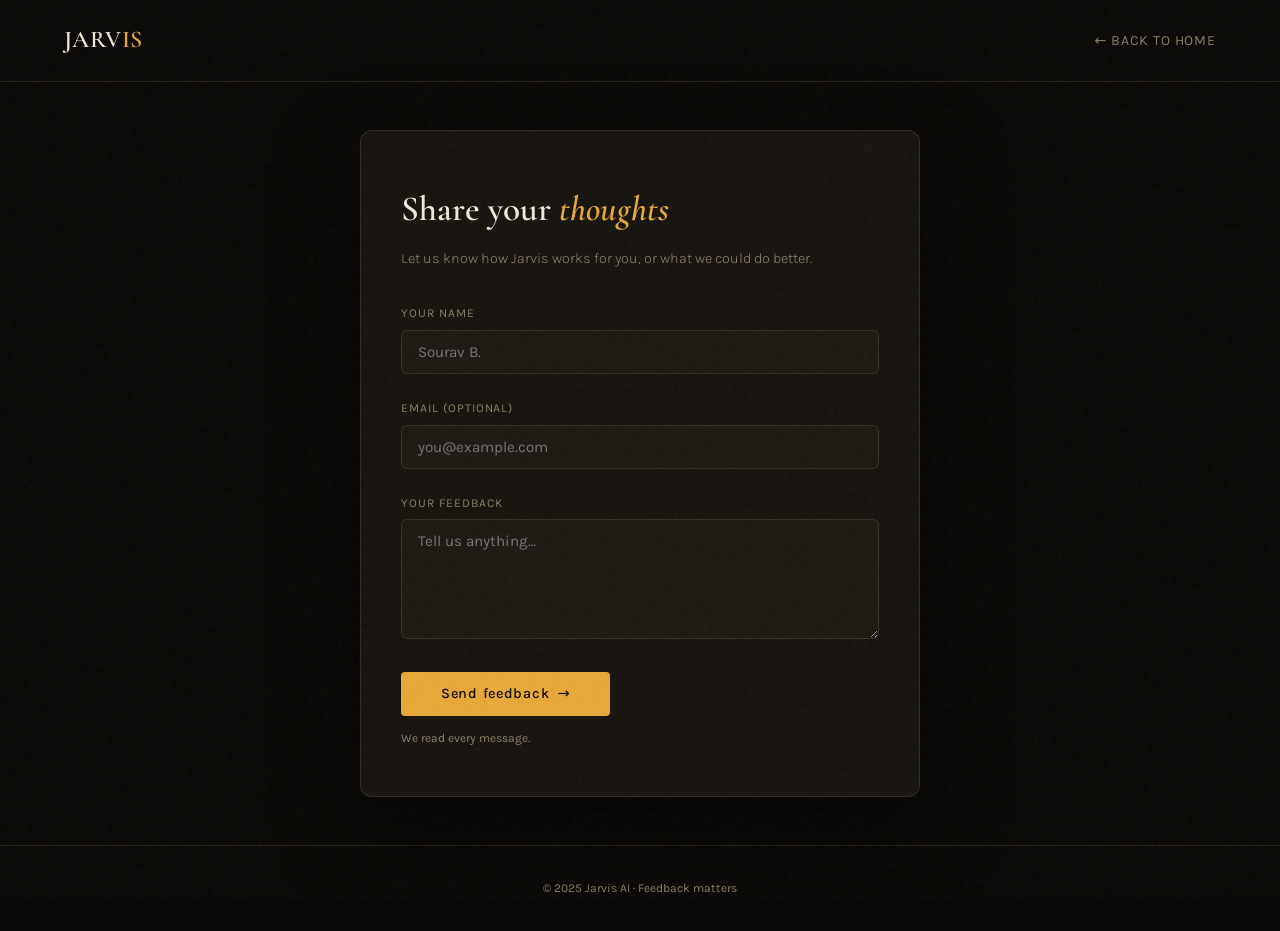
<file: templates/feedback.html>
<!DOCTYPE html>
<html lang="en">
<head>
    <meta charset="UTF-8">
    <meta name="viewport" content="width=device-width, initial-scale=1.0">
    <title>Feedback — Jarvis AI</title>
    <meta name="description" content="Share your feedback to help us improve Jarvis.">
    <link rel="preconnect" href="https://fonts.googleapis.com">
    <link rel="preconnect" href="https://fonts.gstatic.com" crossorigin>
    <link href="https://fonts.googleapis.com/css2?family=Cormorant+Garamond:ital,wght@0,400;0,600;0,700;1,400;1,600&family=Karla:wght@300;400;500;600&family=Fira+Code:wght@400;500&display=swap" rel="stylesheet">
    <style>
        *,
        *::before,
        *::after {
            box-sizing: border-box;
            margin: 0;
            padding: 0;
        }
        :root {
            --black:      #0a0907;
            --deep:       #111009;
            --surface:    #181510;
            --card:       #1e1a14;
            --border:     rgba(255, 220, 140, 0.12);
            --amber:      #e8a838;
            --amber-dim:  rgba(232, 168, 56, 0.18);
            --amber-glow: rgba(232, 168, 56, 0.06);
            --cream:      #f0e8d8;
            --muted:      #8c7e6a;
            --faint:      #3a3228;
            --serif:      'Cormorant Garamond', Georgia, serif;
            --sans:       'Karla', system-ui, sans-serif;
            --code:       'Fira Code', monospace;
            --success:    #5cb87a;
            --danger:     #dc5050;
        }
        html { scroll-behavior: smooth; }
        body {
            background: var(--black);
            color: var(--cream);
            font-family: var(--sans);
            font-weight: 400;
            line-height: 1.7;
            min-height: 100vh;
            display: flex;
            flex-direction: column;
        }
        body::before {
            content: '';
            position: fixed;
            inset: 0;
            background-image: url("data:image/svg+xml,%3Csvg viewBox='0 0 200 200' xmlns='http://www.w3.org/2000/svg'%3E%3Cfilter id='n'%3E%3CfeTurbulence type='fractalNoise' baseFrequency='0.9' numOctaves='4' stitchTiles='stitch'/%3E%3C/filter%3E%3Crect width='100%25' height='100%25' filter='url(%23n)' opacity='1'/%3E%3C/svg%3E");
            opacity: 0.028;
            pointer-events: none;
            z-index: 999;
        }

        /* Nav */
        nav {
            padding: 1.25rem 4rem;
            border-bottom: 1px solid var(--border);
            display: flex;
            align-items: center;
            justify-content: space-between;
            position: relative;
            z-index: 10;
        }
        .logo {
            font-family: var(--serif);
            font-size: 1.5rem;
            font-weight: 600;
            letter-spacing: .02em;
            color: var(--cream);
            text-decoration: none;
        }
        .logo span { color: var(--amber); }
        .nav-back {
            color: var(--muted);
            font-size: .875rem;
            text-decoration: none;
            text-transform: uppercase;
            letter-spacing: .06em;
            transition: color .2s;
        }
        .nav-back:hover { color: var(--cream); }

        /* Main content */
        .feedback-container {
            flex: 1;
            display: flex;
            align-items: center;
            justify-content: center;
            padding: 3rem 1.5rem;
        }
        .feedback-card {
            background: var(--surface);
            border: 1px solid var(--border);
            border-radius: 12px;
            padding: 3rem 2.5rem;
            width: 100%;
            max-width: 560px;
            box-shadow: 0 30px 80px rgba(0,0,0,.5);
        }
        .feedback-title {
            font-family: var(--serif);
            font-size: 2.2rem;
            font-weight: 600;
            color: var(--cream);
            margin-bottom: .5rem;
        }
        .feedback-sub {
            font-size: .9rem;
            color: var(--muted);
            margin-bottom: 2rem;
            font-weight: 300;
        }
        .form-group {
            margin-bottom: 1.5rem;
        }
        .form-label {
            display: block;
            font-size: .75rem;
            letter-spacing: .08em;
            text-transform: uppercase;
            color: var(--muted);
            margin-bottom: .4rem;
        }
        .form-input,
        .form-textarea {
            width: 100%;
            padding: .75rem 1rem;
            background: var(--card);
            border: 1px solid var(--border);
            border-radius: 6px;
            color: var(--cream);
            font-family: var(--sans);
            font-size: .95rem;
            transition: border-color .25s, background .25s;
            outline: none;
        }
        .form-input:focus,
        .form-textarea:focus {
            border-color: rgba(232,168,56,.5);
            background: var(--surface);
        }
        .form-textarea {
            resize: vertical;
            min-height: 120px;
        }
        .form-submit {
            display: inline-flex;
            align-items: center;
            gap: .5rem;
            padding: .85rem 2.5rem;
            background: var(--amber);
            color: var(--black);
            border: none;
            border-radius: 4px;
            font-family: var(--sans);
            font-size: .9rem;
            font-weight: 500;
            letter-spacing: .05em;
            cursor: pointer;
            transition: opacity .2s, transform .2s;
        }
        .form-submit:hover { opacity: .9; transform: translateY(-1px); }
        .form-submit:disabled { opacity: .5; cursor: not-allowed; }

        .feedback-success {
            display: none;
            text-align: center;
        }
        .feedback-success.visible {
            display: block;
        }
        .feedback-success .icon {
            width: 64px;
            height: 64px;
            border-radius: 50%;
            margin: 0 auto 1rem;
            background: rgba(92,184,122,.15);
            border: 2px solid rgba(92,184,122,.4);
            color: var(--success);
            display: flex;
            align-items: center;
            justify-content: center;
            font-size: 1.5rem;
        }
        .feedback-success h2 {
            font-family: var(--serif);
            font-size: 2rem;
            color: var(--cream);
            margin-bottom: .5rem;
        }
        .feedback-success p {
            color: var(--muted);
            margin-bottom: 1.5rem;
        }
        .back-btn {
            display: inline-block;
            padding: .75rem 2rem;
            border: 1px solid var(--amber);
            color: var(--amber);
            border-radius: 4px;
            font-size: .9rem;
            text-decoration: none;
            transition: background .25s, color .25s;
        }
        .back-btn:hover { background: var(--amber); color: var(--black); }

        /* Footer */
        footer {
            text-align: center;
            padding: 2rem;
            color: var(--muted);
            font-size: .75rem;
            border-top: 1px solid var(--border);
        }
        @media (max-width: 600px) {
            nav { padding: 1rem 1.5rem; }
            .feedback-card { padding: 2rem 1.5rem; }
        }
    </style>
</head>
<body>
    <!-- Nav -->
    <nav>
        <a href="/" class="logo">JARV<span>IS</span></a>
        <a href="/" class="nav-back">← Back to home</a>
    </nav>

    <!-- Feedback Form -->
    <div class="feedback-container">
        <div class="feedback-card" id="feedbackCard">
            <div class="feedback-form" id="feedbackForm">
                <h1 class="feedback-title">Share your <em style="color:var(--amber); font-style:italic;">thoughts</em></h1>
                <p class="feedback-sub">Let us know how Jarvis works for you, or what we could do better.</p>
                <div class="form-group">
                    <label for="name" class="form-label">Your name</label>
                    <input type="text" id="name" class="form-input" placeholder="Sourav B." required>
                </div>
                <div class="form-group">
                    <label for="email" class="form-label">Email (optional)</label>
                    <input type="email" id="email" class="form-input" placeholder="you@example.com">
                </div>
                <div class="form-group">
                    <label for="message" class="form-label">Your feedback</label>
                    <textarea id="message" class="form-textarea" placeholder="Tell us anything…" required></textarea>
                </div>
                <button type="button" class="form-submit" id="submitBtn">Send feedback <span class="arrow">→</span></button>
                <p class="support-note" style="margin-top:.75rem; font-size:.75rem; color:var(--muted);">We read every message.</p>
            </div>
            <div class="feedback-success" id="successMessage">
                <div class="icon">✓</div>
                <h2>Thank you!</h2>
                <p>Your feedback helps us make Jarvis better for everyone.</p>
                <a href="/" class="back-btn">Back to Jarvis</a>
            </div>
        </div>
    </div>

    <footer>
        <p>© 2025 Jarvis AI · Feedback matters</p>
    </footer>

    <script>
        const form = document.getElementById('feedbackForm');
        const success = document.getElementById('successMessage');
        const submitBtn = document.getElementById('submitBtn');

        submitBtn.addEventListener('click', async () => {
            const name = document.getElementById('name').value.trim();
            const email = document.getElementById('email').value.trim();
            const message = document.getElementById('message').value.trim();
            if (!name || !message) {
                alert('Please fill in at least your name and feedback.');
                return;
            }
            submitBtn.disabled = true;
            submitBtn.textContent = 'Sending…';
            try {
                const res = await fetch('/api/feedback', {
                    method: 'POST',
                    headers: { 'Content-Type': 'application/json' },
                    body: JSON.stringify({ name, email, message })
                });
                const data = await res.json();
                if (data.success) {
                    form.style.display = 'none';
                    success.classList.add('visible');
                } else {
                    alert(data.error || 'Failed to send. Please try again.');
                }
            } catch (err) {
                alert('Network error. Please try again.');
            } finally {
                submitBtn.disabled = false;
                submitBtn.textContent = 'Send feedback →';
            }
        });
    </script>
</body>
</html>
</file>
